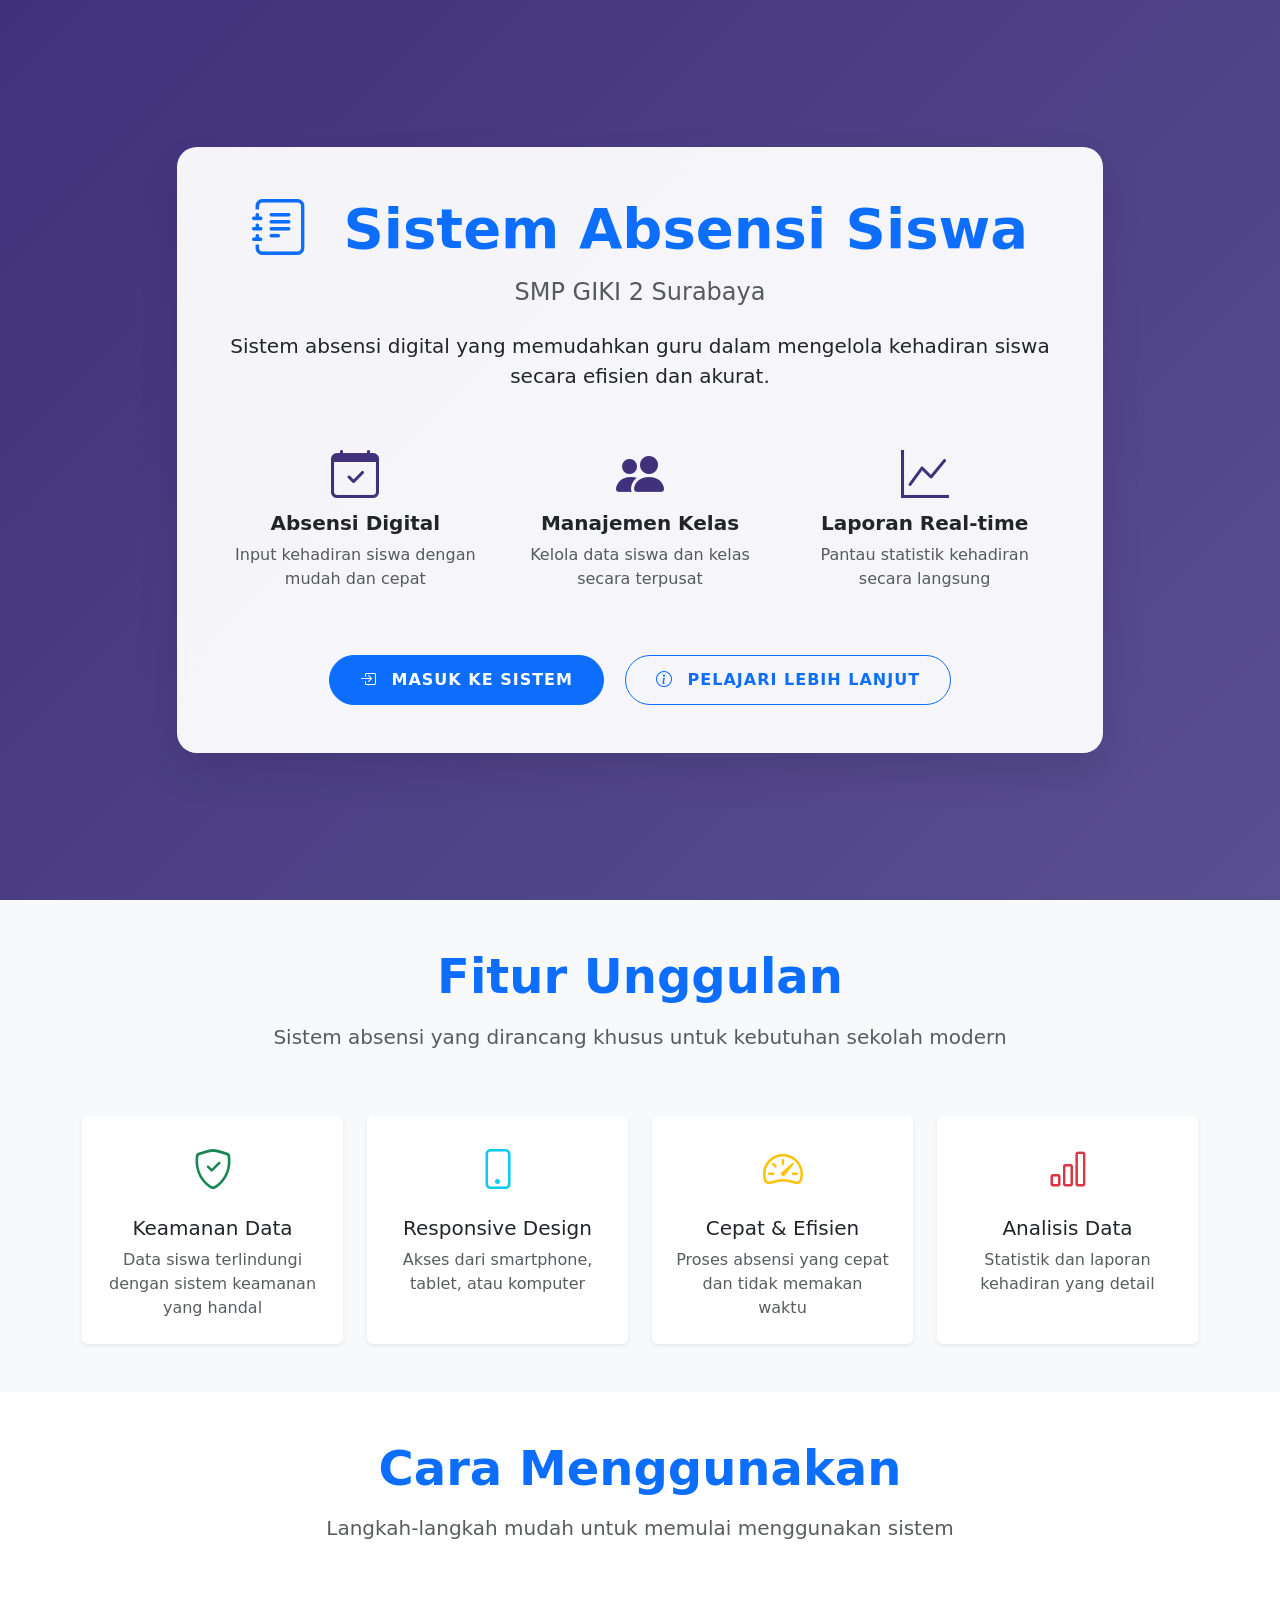
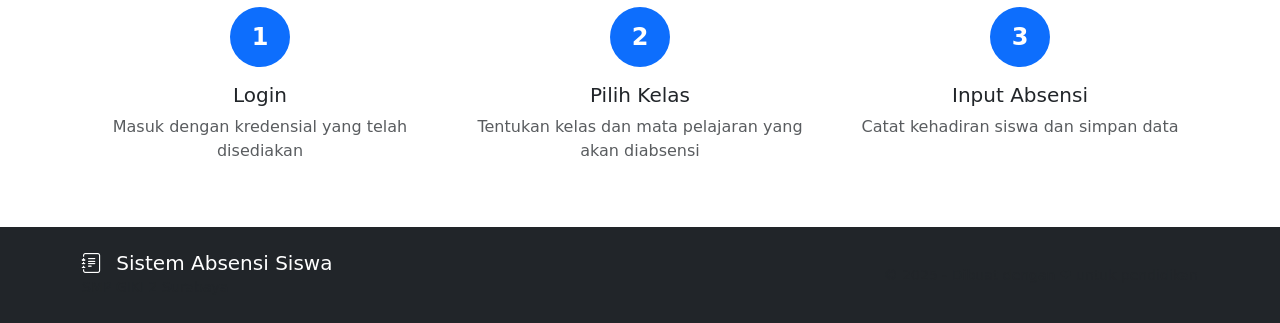
<file: Absensi-Giki-2-SMP-main/Absensi-Giki-2-SMP-main/index.html>
<!DOCTYPE html>
<html lang="id">
<head>
    <meta charset="UTF-8">
    <meta name="viewport" content="width=device-width, initial-scale=1.0">
    <title>Sistem Absensi Siswa - SMP GIKI 2 Surabaya</title>
    <link href="https://cdn.jsdelivr.net/npm/bootstrap@5.3.3/dist/css/bootstrap.min.css" rel="stylesheet">
    <link rel="stylesheet" href="coba.css">
    <link rel="stylesheet" href="https://cdn.jsdelivr.net/npm/bootstrap-icons@1.11.3/font/bootstrap-icons.min.css">
    <style>
        .hero-section {
            background: linear-gradient(135deg, #3f317b, #5a4f91);
            min-height: 100vh;
            display: flex;
            align-items: center;
        }
        .hero-card {
            background: rgba(255, 255, 255, 0.95);
            border-radius: 20px;
            box-shadow: 0 20px 40px rgba(0, 0, 0, 0.1);
            backdrop-filter: blur(10px);
        }
        .feature-icon {
            font-size: 3rem;
            color: #3f317b;
            margin-bottom: 1rem;
        }
        .btn-hero {
            padding: 12px 30px;
            border-radius: 50px;
            font-weight: bold;
            text-transform: uppercase;
            letter-spacing: 1px;
        }
    </style>
</head>
<body>
    <div class="hero-section">
        <div class="container">
            <div class="row justify-content-center">
                <div class="col-lg-10">
                    <div class="hero-card p-5">
                        <div class="text-center mb-5">
                            <h1 class="display-4 fw-bold text-primary mb-3">
                                <i class="bi bi-journal-text me-3"></i>
                                Sistem Absensi Siswa
                            </h1>
                            <h2 class="h4 text-muted mb-4">SMP GIKI 2 Surabaya</h2>
                            <p class="lead">Sistem absensi digital yang memudahkan guru dalam mengelola kehadiran siswa secara efisien dan akurat.</p>
                        </div>

                        <div class="row g-4 mb-5">
                            <div class="col-md-4 text-center">
                                <i class="bi bi-calendar-check feature-icon"></i>
                                <h5 class="fw-bold">Absensi Digital</h5>
                                <p class="text-muted">Input kehadiran siswa dengan mudah dan cepat</p>
                            </div>
                            <div class="col-md-4 text-center">
                                <i class="bi bi-people-fill feature-icon"></i>
                                <h5 class="fw-bold">Manajemen Kelas</h5>
                                <p class="text-muted">Kelola data siswa dan kelas secara terpusat</p>
                            </div>
                            <div class="col-md-4 text-center">
                                <i class="bi bi-graph-up feature-icon"></i>
                                <h5 class="fw-bold">Laporan Real-time</h5>
                                <p class="text-muted">Pantau statistik kehadiran secara langsung</p>
                            </div>
                        </div>

                        <div class="text-center">
                            <a href="login.html" class="btn btn-primary btn-hero me-3">
                                <i class="bi bi-box-arrow-in-right me-2"></i>
                                Masuk ke Sistem
                            </a>
                            <a href="#features" class="btn btn-outline-primary btn-hero">
                                <i class="bi bi-info-circle me-2"></i>
                                Pelajari Lebih Lanjut
                            </a>
                        </div>
                    </div>
                </div>
            </div>
        </div>
    </div>

    <!-- Features Section -->
    <section id="features" class="py-5 bg-light">
        <div class="container">
            <div class="row">
                <div class="col-lg-8 mx-auto text-center mb-5">
                    <h2 class="display-5 fw-bold text-primary mb-3">Fitur Unggulan</h2>
                    <p class="lead text-muted">Sistem absensi yang dirancang khusus untuk kebutuhan sekolah modern</p>
                </div>
            </div>
            
            <div class="row g-4">
                <div class="col-md-6 col-lg-3">
                    <div class="card h-100 border-0 shadow-sm">
                        <div class="card-body text-center p-4">
                            <i class="bi bi-shield-check text-success" style="font-size: 2.5rem;"></i>
                            <h5 class="card-title mt-3">Keamanan Data</h5>
                            <p class="card-text text-muted">Data siswa terlindungi dengan sistem keamanan yang handal</p>
                        </div>
                    </div>
                </div>
                
                <div class="col-md-6 col-lg-3">
                    <div class="card h-100 border-0 shadow-sm">
                        <div class="card-body text-center p-4">
                            <i class="bi bi-phone text-info" style="font-size: 2.5rem;"></i>
                            <h5 class="card-title mt-3">Responsive Design</h5>
                            <p class="card-text text-muted">Akses dari smartphone, tablet, atau komputer</p>
                        </div>
                    </div>
                </div>
                
                <div class="col-md-6 col-lg-3">
                    <div class="card h-100 border-0 shadow-sm">
                        <div class="card-body text-center p-4">
                            <i class="bi bi-speedometer2 text-warning" style="font-size: 2.5rem;"></i>
                            <h5 class="card-title mt-3">Cepat & Efisien</h5>
                            <p class="card-text text-muted">Proses absensi yang cepat dan tidak memakan waktu</p>
                        </div>
                    </div>
                </div>
                
                <div class="col-md-6 col-lg-3">
                    <div class="card h-100 border-0 shadow-sm">
                        <div class="card-body text-center p-4">
                            <i class="bi bi-bar-chart text-danger" style="font-size: 2.5rem;"></i>
                            <h5 class="card-title mt-3">Analisis Data</h5>
                            <p class="card-text text-muted">Statistik dan laporan kehadiran yang detail</p>
                        </div>
                    </div>
                </div>
            </div>
        </div>
    </section>

    <!-- How to Use Section -->
    <section class="py-5">
        <div class="container">
            <div class="row">
                <div class="col-lg-8 mx-auto text-center mb-5">
                    <h2 class="display-5 fw-bold text-primary mb-3">Cara Menggunakan</h2>
                    <p class="lead text-muted">Langkah-langkah mudah untuk memulai menggunakan sistem</p>
                </div>
            </div>
            
            <div class="row g-4">
                <div class="col-md-4 text-center">
                    <div class="position-relative">
                        <div class="bg-primary text-white rounded-circle d-inline-flex align-items-center justify-content-center" style="width: 60px; height: 60px; font-size: 1.5rem; font-weight: bold;">1</div>
                        <h5 class="mt-3">Login</h5>
                        <p class="text-muted">Masuk dengan kredensial yang telah disediakan</p>
                    </div>
                </div>
                
                <div class="col-md-4 text-center">
                    <div class="position-relative">
                        <div class="bg-primary text-white rounded-circle d-inline-flex align-items-center justify-content-center" style="width: 60px; height: 60px; font-size: 1.5rem; font-weight: bold;">2</div>
                        <h5 class="mt-3">Pilih Kelas</h5>
                        <p class="text-muted">Tentukan kelas dan mata pelajaran yang akan diabsensi</p>
                    </div>
                </div>
                
                <div class="col-md-4 text-center">
                    <div class="position-relative">
                        <div class="bg-primary text-white rounded-circle d-inline-flex align-items-center justify-content-center" style="width: 60px; height: 60px; font-size: 1.5rem; font-weight: bold;">3</div>
                        <h5 class="mt-3">Input Absensi</h5>
                        <p class="text-muted">Catat kehadiran siswa dan simpan data</p>
                    </div>
                </div>
            </div>
        </div>
    </section>

    <!-- Footer -->
    <footer class="bg-dark text-white py-4">
        <div class="container">
            <div class="row align-items-center">
                <div class="col-md-6">
                    <h5 class="mb-0">
                        <i class="bi bi-journal-text me-2"></i>
                        Sistem Absensi Siswa
                    </h5>
                    <small class="text-muted">SMP GIKI 2 Surabaya</small>
                </div>
                <div class="col-md-6 text-md-end">
                    <small class="text-muted">© 2025 - Dibuat dengan ❤️ untuk pendidikan</small>
                </div>
            </div>
        </div>
    </footer>

    <script src="https://cdn.jsdelivr.net/npm/bootstrap@5.3.3/dist/js/bootstrap.bundle.min.js"></script>
    <script>
        // Smooth scrolling untuk link "Pelajari Lebih Lanjut"
        document.querySelector('a[href="#features"]').addEventListener('click', function(e) {
            e.preventDefault();
            document.querySelector('#features').scrollIntoView({
                behavior: 'smooth'
            });
        });
        
        // Cek apakah user sudah login
        document.addEventListener('DOMContentLoaded', function() {
            const userLogin = localStorage.getItem('userLogin');
            if (userLogin) {
                const userData = JSON.parse(userLogin);
                const loginBtn = document.querySelector('a[href="login.html"]');
                
                // Redirect ke dashboard sesuai role
                if (userData.role === 'Guru') {
                    loginBtn.href = 'dashboard-guru.html';
                    loginBtn.innerHTML = '<i class="bi bi-house-door me-2"></i>Dashboard Guru';
                } else if (userData.role === 'Tata Usaha') {
                    loginBtn.href = 'dashboard-tata-usaha.html';
                    loginBtn.innerHTML = '<i class="bi bi-house-door me-2"></i>Dashboard Tata Usaha';
                } else if (userData.role === 'Siswa') {
                    loginBtn.href = 'dashboard-siswa.html';
                    loginBtn.innerHTML = '<i class="bi bi-house-door me-2"></i>Dashboard Siswa';
                } else {
                    loginBtn.href = 'dashboard.html';
                    loginBtn.innerHTML = '<i class="bi bi-house-door me-2"></i>Dashboard';
                }
            }
        });
    </script>
</body>
</html>
</file>
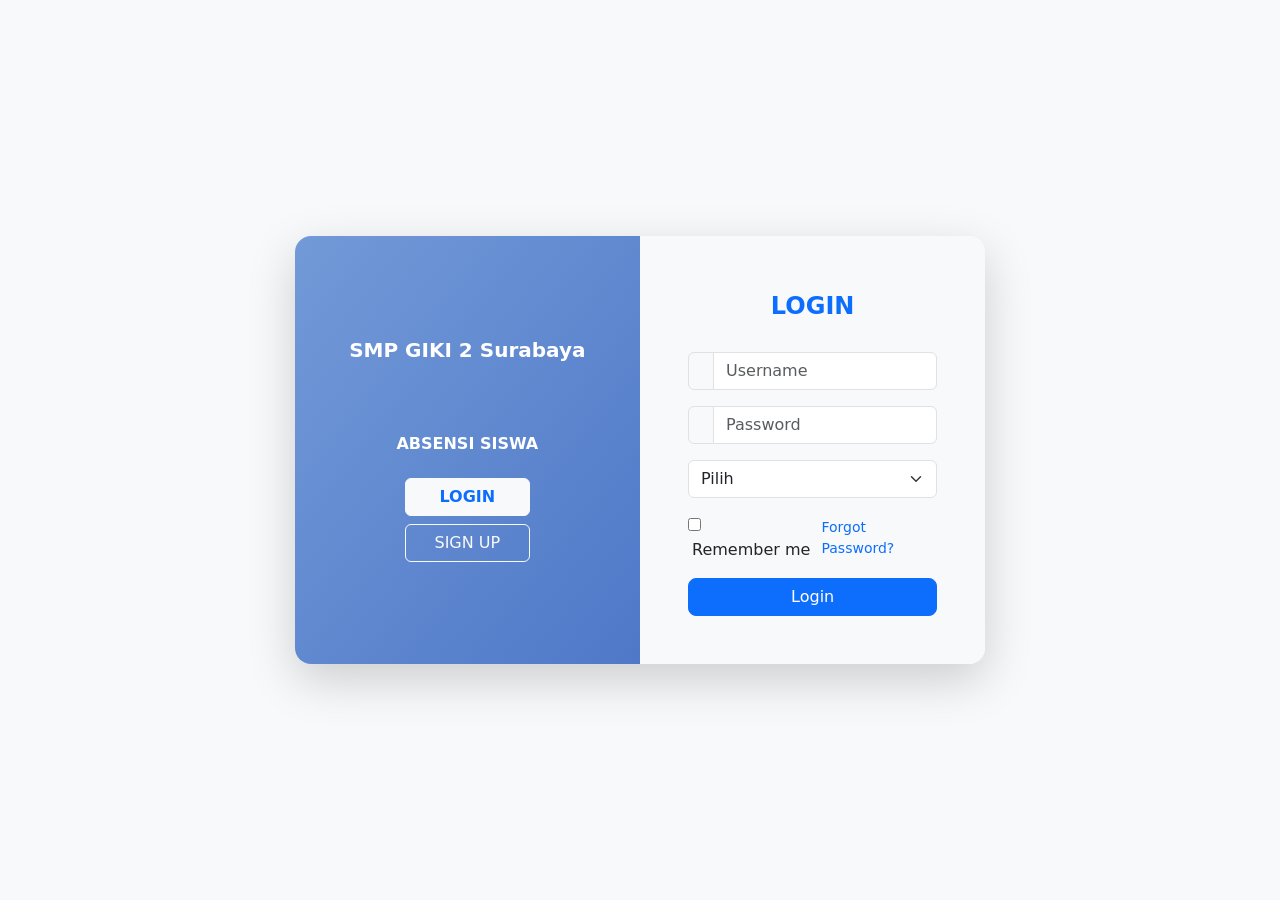
<file: Absensi-Giki-2-SMP-main/Absensi-Giki-2-SMP-main/absensi.html>
<!DOCTYPE html>
<html lang="id">
<head>
    <meta charset="UTF-8">
    <meta name="viewport" content="width=device-width, initial-scale=1.0">
    <title>Absensi Siswa - SMP GIKI 2</title>
    <link href="https://cdn.jsdelivr.net/npm/bootstrap@5.3.3/dist/css/bootstrap.min.css" rel="stylesheet">
    <link rel="stylesheet" href="coba.css">
    <link rel="stylesheet" href="https://cdn.jsdelivr.net/npm/bootstrap-icons@1.11.3/font/bootstrap-icons.min.css">
</head>
<body>

    <header class="d-flex justify-content-between align-items-center p-3 custom-header fixed-top">
        <div class="d-flex align-items-center">
            <button class="btn text-white me-3" type="button" data-bs-toggle="offcanvas" data-bs-target="#offcanvasNav" aria-controls="offcanvasNav">
                <i class="bi bi-list fs-4"></i> 
            </button>
            <span class="h5 mb-0 text-white">Absensi Siswa</span>
        </div>
        
        <div class="custom-header-right"></div>
    </header>

    <div class="offcanvas offcanvas-start custom-sidebar" tabindex="-1" id="offcanvasNav" aria-labelledby="offcanvasNavLabel">
        <div class="offcanvas-header">
            <h5 class="offcanvas-title" id="offcanvasNavLabel">Menu</h5>
            <button type="button" class="btn-close" data-bs-dismiss="offcanvas" aria-label="Close"></button>
        </div>
        <div class="offcanvas-body">
            <ul class="nav flex-column sidebar-nav-list">
                <li class="nav-item p-2">
                    <a class="nav-link text-dark" href="dashboard.html"><i class="bi bi-house-door me-2"></i> Dashboard</a>
                </li>
                <li class="nav-item p-2 active-nav">
                    <a class="nav-link text-dark" href="absensi.html"><i class="bi bi-calendar-check me-2"></i> Absensi</a>
                </li>
                <li class="nav-item p-2">
                    <a class="nav-link text-dark" href="kelas.html"><i class="bi bi-people-fill me-2"></i> Kelas</a>
                </li>
            </ul>
        </div>
    </div>
    
    <main class="container-fluid p-4 main-content" style="padding-top: 75px !important; padding-bottom: 90px !important;">
        
        <div class="d-flex justify-content-between align-items-center mb-4">
            <h2 class="h5 text-dark">Absensi Siswa: <span class="fw-bold">SMP GIKI 2 Surabaya</span></h2>
            <div class="d-flex align-items-center user-info-box">
                <i class="bi bi-person-circle fs-5 me-2 text-secondary"></i>
                <span class="me-2 text-dark user-name">Berlin</span>
                <i class="bi bi-caret-down-fill text-secondary"></i>
            </div>
        </div>

        <!-- Filter dan Pencarian -->
        <div class="row mb-4">
            <div class="col-md-4">
                <select class="form-select" id="selectKelas">
                    <option selected disabled>Pilih Kelas</option>
                    <option value="9A">Kelas 9A</option>
                    <option value="9B">Kelas 9B</option>
                    <option value="9C">Kelas 9C</option>
                </select>
            </div>
            <div class="col-md-4">
                <select class="form-select" id="selectMapel">
                    <option selected disabled>Pilih Mata Pelajaran</option>
                    <option value="matematika">Matematika</option>
                    <option value="bahasa-indonesia">Bahasa Indonesia</option>
                    <option value="bahasa-inggris">Bahasa Inggris</option>
                    <option value="ipa">IPA</option>
                    <option value="ips">IPS</option>
                </select>
            </div>
            <div class="col-md-4">
                <input type="date" class="form-control" id="tanggalAbsensi" value="">
            </div>
        </div>

        <!-- Tombol Aksi -->
        <div class="d-flex justify-content-between align-items-center mb-3">
            <h3 class="h6 mb-0 text-secondary">Daftar Siswa</h3>
            <div>
                <button class="btn btn-success btn-sm me-2" onclick="simpanAbsensi()">
                    <i class="bi bi-check-circle me-1"></i>Simpan Absensi
                </button>
                <button class="btn btn-outline-primary btn-sm" onclick="resetAbsensi()">
                    <i class="bi bi-arrow-clockwise me-1"></i>Reset
                </button>
            </div>
        </div>

        <!-- Tabel Absensi -->
        <div class="card">
            <div class="card-body p-0">
                <div class="table-responsive">
                    <table class="table table-hover mb-0">
                        <thead class="table-light">
                            <tr>
                                <th width="5%">No</th>
                                <th width="25%">Nama Siswa</th>
                                <th width="15%">NIS</th>
                                <th width="20%">Status Kehadiran</th>
                                <th width="20%">Waktu Absen</th>
                                <th width="15%">Keterangan</th>
                            </tr>
                        </thead>
                        <tbody id="tabelSiswa">
                            <!-- Data siswa akan dimuat secara dinamis -->
                        </tbody>
                    </table>
                </div>
            </div>
        </div>

        <!-- Statistik Absensi -->
        <div class="row mt-4">
            <div class="col-md-3">
                <div class="card text-center">
                    <div class="card-body">
                        <i class="bi bi-check-circle-fill text-success fs-3"></i>
                        <h5 class="card-title mt-2" id="totalHadir">0</h5>
                        <p class="card-text text-muted">Hadir</p>
                    </div>
                </div>
            </div>
            <div class="col-md-3">
                <div class="card text-center">
                    <div class="card-body">
                        <i class="bi bi-x-circle-fill text-danger fs-3"></i>
                        <h5 class="card-title mt-2" id="totalTidakHadir">0</h5>
                        <p class="card-text text-muted">Tidak Hadir</p>
                    </div>
                </div>
            </div>
            <div class="col-md-3">
                <div class="card text-center">
                    <div class="card-body">
                        <i class="bi bi-clock-fill text-warning fs-3"></i>
                        <h5 class="card-title mt-2" id="totalTerlambat">0</h5>
                        <p class="card-text text-muted">Terlambat</p>
                    </div>
                </div>
            </div>
            <div class="col-md-3">
                <div class="card text-center">
                    <div class="card-body">
                        <i class="bi bi-file-medical-fill text-info fs-3"></i>
                        <h5 class="card-title mt-2" id="totalIzin">0</h5>
                        <p class="card-text text-muted">Izin</p>
                    </div>
                </div>
            </div>
        </div>
    </main>

    <!-- Modal Konfirmasi Simpan -->
    <div class="modal fade" id="modalKonfirmasi" tabindex="-1" aria-labelledby="modalKonfirmasiLabel" aria-hidden="true">
        <div class="modal-dialog">
            <div class="modal-content">
                <div class="modal-header">
                    <h5 class="modal-title" id="modalKonfirmasiLabel">Konfirmasi Simpan Absensi</h5>
                    <button type="button" class="btn-close" data-bs-dismiss="modal" aria-label="Close"></button>
                </div>
                <div class="modal-body">
                    <p>Apakah Anda yakin ingin menyimpan data absensi ini?</p>
                    <div class="alert alert-info">
                        <strong>Detail:</strong><br>
                        Kelas: <span id="detailKelas"></span><br>
                        Mata Pelajaran: <span id="detailMapel"></span><br>
                        Tanggal: <span id="detailTanggal"></span>
                    </div>
                </div>
                <div class="modal-footer">
                    <button type="button" class="btn btn-secondary" data-bs-dismiss="modal">Batal</button>
                    <button type="button" class="btn btn-primary" onclick="prosesSimpanAbsensi()">Simpan</button>
                </div>
            </div>
        </div>
    </div>

    <script src="https://cdn.jsdelivr.net/npm/bootstrap@5.3.3/dist/js/bootstrap.bundle.min.js"></script>
    <script>
        // Cek apakah user sudah login
        document.addEventListener('DOMContentLoaded', function() {
            const userLogin = localStorage.getItem('userLogin');
            if (!userLogin) {
                window.location.href = 'login.html';
                return;
            }
            
            // Tampilkan nama user
            const userData = JSON.parse(userLogin);
            const userNameElement = document.querySelector('.user-name');
            if (userNameElement) {
                userNameElement.textContent = userData.username;
            }
        });
        
        // Tambahkan event listener untuk dropdown user
        document.addEventListener('DOMContentLoaded', function() {
            const userInfoBox = document.querySelector('.user-info-box');
            if (userInfoBox) {
                userInfoBox.style.cursor = 'pointer';
                userInfoBox.addEventListener('click', function(e) {
                    e.stopPropagation();
                    
                    // Hapus menu sebelumnya jika ada
                    const existingMenu = document.querySelector('.dropdown-menu');
                    if (existingMenu) {
                        existingMenu.remove();
                        return;
                    }
                    
                    const menu = document.createElement('div');
                    menu.className = 'dropdown-menu show position-absolute';
                    menu.style.top = '100%';
                    menu.style.right = '0';
                    menu.style.zIndex = '1000';
                    menu.innerHTML = `
                        <a class="dropdown-item" href="#" onclick="logout()">
                            <i class="bi bi-box-arrow-right me-2"></i>Logout
                        </a>
                    `;
                    
                    userInfoBox.appendChild(menu);
                    
                    // Tutup menu saat klik di luar
                    setTimeout(() => {
                        document.addEventListener('click', function closeMenu(e) {
                            if (!userInfoBox.contains(e.target)) {
                                menu.remove();
                                document.removeEventListener('click', closeMenu);
                            }
                        });
                    }, 100);
                });
            }
        });
        
        // Fungsi logout
        function logout() {
            if (confirm('Apakah Anda yakin ingin logout?')) {
                localStorage.removeItem('userLogin');
                window.location.href = 'login.html';
            }
        }
    </script>
    <script src="js/absensi.js"></script>
</body>
</html>
</file>
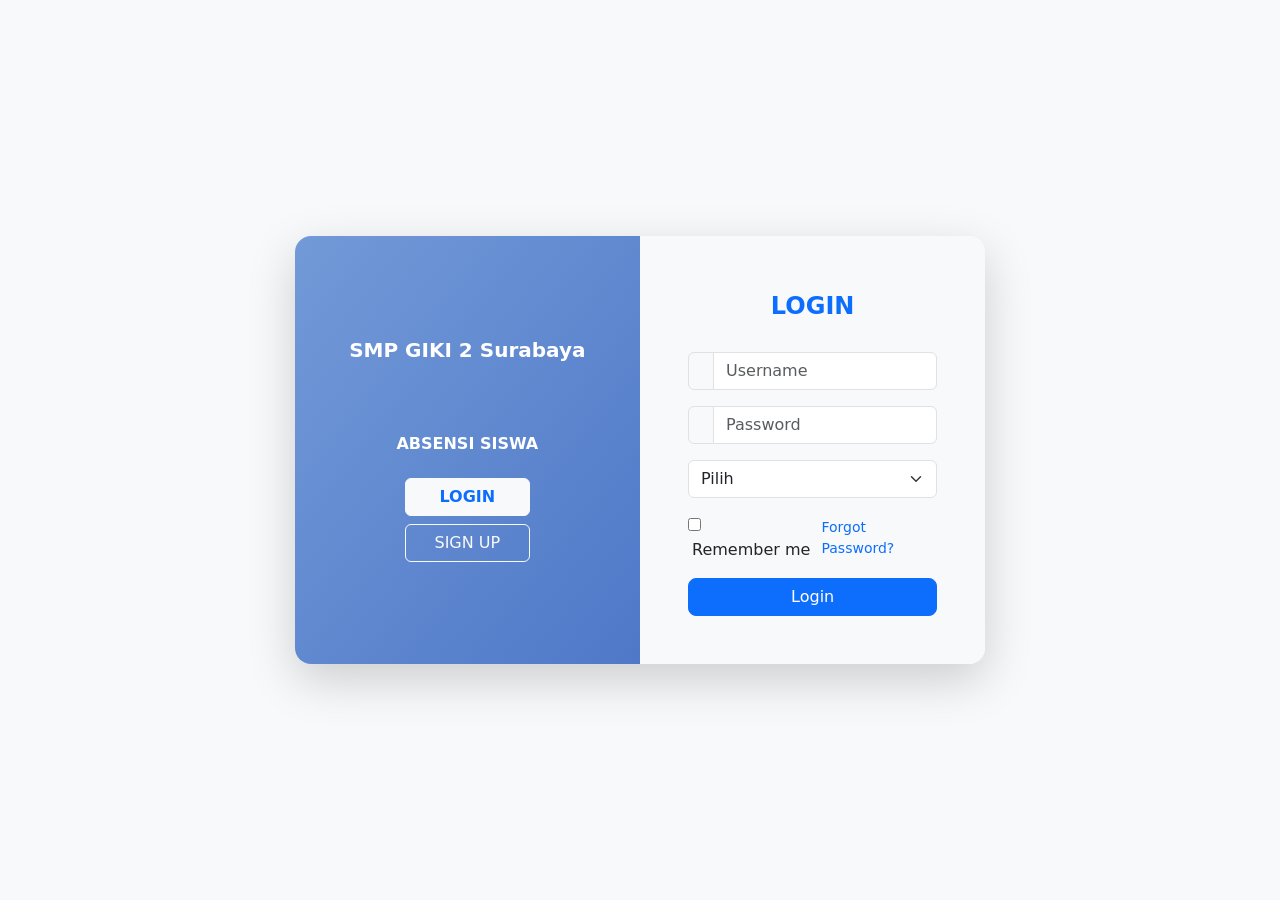
<file: Absensi-Giki-2-SMP-main/Absensi-Giki-2-SMP-main/dashboard-guru.html>
<!DOCTYPE html>
<html lang="id">
<head>
    <meta charset="UTF-8">
    <meta name="viewport" content="width=device-width, initial-scale=1.0">
    <title>Dashboard Guru - SMP GIKI 2</title>
    <link href="https://cdn.jsdelivr.net/npm/bootstrap@5.3.3/dist/css/bootstrap.min.css" rel="stylesheet">
    <link rel="stylesheet" href="coba.css">
    <link rel="stylesheet" href="https://cdn.jsdelivr.net/npm/bootstrap-icons@1.11.3/font/bootstrap-icons.min.css">
</head>
<body>

    <header class="d-flex justify-content-between align-items-center p-3 custom-header fixed-top">
        <div class="d-flex align-items-center">
            <button class="btn text-white me-3" type="button" data-bs-toggle="offcanvas" data-bs-target="#offcanvasNav" aria-controls="offcanvasNav">
                <i class="bi bi-list fs-4"></i> 
            </button>
            <span class="h5 mb-0 text-white">Dashboard Guru</span>
        </div>
        
        <div class="custom-header-right"></div>
    </header>

    <div class="offcanvas offcanvas-start custom-sidebar" tabindex="-1" id="offcanvasNav" aria-labelledby="offcanvasNavLabel">
        <div class="offcanvas-header">
            <h5 class="offcanvas-title" id="offcanvasNavLabel">Menu Guru</h5>
            <button type="button" class="btn-close" data-bs-dismiss="offcanvas" aria-label="Close"></button>
        </div>
        <div class="offcanvas-body">
            <ul class="nav flex-column sidebar-nav-list">
                <li class="nav-item p-2 active-nav">
                    <a class="nav-link text-dark" href="dashboard-guru.html"><i class="bi bi-house-door me-2"></i> Dashboard</a>
                </li>
                <li class="nav-item p-2">
                    <a class="nav-link text-dark" href="absensi.html"><i class="bi bi-calendar-check me-2"></i> Absensi Siswa</a>
                </li>
                <li class="nav-item p-2">
                    <a class="nav-link text-dark" href="kelas.html"><i class="bi bi-people-fill me-2"></i> Kelas Saya</a>
                </li>
                <li class="nav-item p-2">
                    <a class="nav-link text-dark" href="jadwal.html"><i class="bi bi-calendar3 me-2"></i> Jadwal Mengajar</a>
                </li>
                <li class="nav-item p-2">
                    <a class="nav-link text-dark" href="laporan-guru.html"><i class="bi bi-file-earmark-text me-2"></i> Laporan</a>
                </li>
            </ul>
        </div>
    </div>
    
    <main class="container-fluid p-4 main-content" style="padding-top: 75px !important; padding-bottom: 90px !important;">
        
        <div class="d-flex justify-content-between align-items-center mb-4">
            <h2 class="h5 text-dark">Selamat Datang, <span class="fw-bold" id="namaGuru">Guru</span></h2>
            <div class="d-flex align-items-center user-info-box">
                <i class="bi bi-person-circle fs-5 me-2 text-secondary"></i>
                <span class="me-2 text-dark user-name">Guru</span>
                <i class="bi bi-caret-down-fill text-secondary"></i>
            </div>
        </div>

        <!-- Statistik Cepat -->
        <div class="row mb-4">
            <div class="col-md-3">
                <div class="card text-center border-0 shadow-sm">
                    <div class="card-body">
                        <i class="bi bi-calendar-check text-primary fs-3"></i>
                        <h5 class="card-title mt-2" id="totalAbsensiHari">0</h5>
                        <p class="card-text text-muted">Absensi Hari Ini</p>
                    </div>
                </div>
            </div>
            <div class="col-md-3">
                <div class="card text-center border-0 shadow-sm">
                    <div class="card-body">
                        <i class="bi bi-people-fill text-success fs-3"></i>
                        <h5 class="card-title mt-2" id="totalSiswaAktif">0</h5>
                        <p class="card-text text-muted">Siswa Aktif</p>
                    </div>
                </div>
            </div>
            <div class="col-md-3">
                <div class="card text-center border-0 shadow-sm">
                    <div class="card-body">
                        <i class="bi bi-clock text-warning fs-3"></i>
                        <h5 class="card-title mt-2" id="jadwalHariIni">0</h5>
                        <p class="card-text text-muted">Jadwal Hari Ini</p>
                    </div>
                </div>
            </div>
            <div class="col-md-3">
                <div class="card text-center border-0 shadow-sm">
                    <div class="card-body">
                        <i class="bi bi-graph-up text-info fs-3"></i>
                        <h5 class="card-title mt-2" id="rataRataKehadiran">0%</h5>
                        <p class="card-text text-muted">Rata-rata Kehadiran</p>
                    </div>
                </div>
            </div>
        </div>

        <!-- Jadwal Mengajar Hari Ini -->
        <div class="row mb-4">
            <div class="col-12">
                <div class="card">
                    <div class="card-header d-flex justify-content-between align-items-center">
                        <h5 class="mb-0"><i class="bi bi-calendar3 me-2"></i>Jadwal Mengajar Hari Ini</h5>
                        <span class="badge bg-primary" id="tanggalHariIni"></span>
                    </div>
                    <div class="card-body">
                        <div class="table-responsive">
                            <table class="table table-hover mb-0">
                                <thead class="table-light">
                                    <tr>
                                        <th>Waktu</th>
                                        <th>Mata Pelajaran</th>
                                        <th>Kelas</th>
                                        <th>Status</th>
                                        <th>Aksi</th>
                                    </tr>
                                </thead>
                                <tbody id="tabelJadwal">
                                    <!-- Data jadwal akan dimuat secara dinamis -->
                                </tbody>
                            </table>
                        </div>
                    </div>
                </div>
            </div>
        </div>

        <!-- Kelas yang Diampu -->
        <div class="row mb-4">
            <div class="col-12">
                <div class="card">
                    <div class="card-header d-flex justify-content-between align-items-center">
                        <h5 class="mb-0"><i class="bi bi-people-fill me-2"></i>Kelas yang Diampu</h5>
                        <a href="kelas.html" class="btn btn-sm btn-outline-primary">Kelola Kelas</a>
                    </div>
                    <div class="card-body">
                        <div class="row" id="kelasDiampu">
                            <!-- Card kelas akan dimuat secara dinamis -->
                        </div>
                    </div>
                </div>
            </div>
        </div>

        <!-- Absensi Terbaru -->
        <div class="row">
            <div class="col-12">
                <div class="card">
                    <div class="card-header d-flex justify-content-between align-items-center">
                        <h5 class="mb-0"><i class="bi bi-clock-history me-2"></i>Absensi Terbaru</h5>
                        <a href="absensi.html" class="btn btn-sm btn-outline-primary">Lihat Semua</a>
                    </div>
                    <div class="card-body">
                        <div class="table-responsive">
                            <table class="table table-hover mb-0">
                                <thead class="table-light">
                                    <tr>
                                        <th>Tanggal</th>
                                        <th>Mata Pelajaran</th>
                                        <th>Kelas</th>
                                        <th>Hadir</th>
                                        <th>Tidak Hadir</th>
                                        <th>Status</th>
                                    </tr>
                                </thead>
                                <tbody id="tabelAbsensiTerbaru">
                                    <!-- Data absensi terbaru akan dimuat secara dinamis -->
                                </tbody>
                            </table>
                        </div>
                    </div>
                </div>
            </div>
        </div>
    </main>

    <script src="https://cdn.jsdelivr.net/npm/bootstrap@5.3.3/dist/js/bootstrap.bundle.min.js"></script>
    <script>
        // Cek apakah user sudah login dan role guru
        document.addEventListener('DOMContentLoaded', function() {
            const userLogin = localStorage.getItem('userLogin');
            if (!userLogin) {
                window.location.href = 'login.html';
                return;
            }
            
            const userData = JSON.parse(userLogin);
            if (userData.role !== 'Guru') {
                alert('Akses ditolak. Halaman ini khusus untuk Guru.');
                window.location.href = 'login.html';
                return;
            }
            
            // Tampilkan nama user
            const userNameElement = document.querySelector('.user-name');
            const namaGuruElement = document.getElementById('namaGuru');
            if (userNameElement) {
                userNameElement.textContent = userData.username;
            }
            if (namaGuruElement) {
                namaGuruElement.textContent = userData.username;
            }
            
            // Load data dashboard
            loadDashboardData();
        });
        
        // Load data dashboard
        function loadDashboardData() {
            loadStatistik();
            loadJadwalHariIni();
            loadKelasDiampu();
            loadAbsensiTerbaru();
            setTanggalHariIni();
        }
        
        // Set tanggal hari ini
        function setTanggalHariIni() {
            const today = new Date();
            const options = { 
                weekday: 'long', 
                year: 'numeric', 
                month: 'long', 
                day: 'numeric' 
            };
            document.getElementById('tanggalHariIni').textContent = today.toLocaleDateString('id-ID', options);
        }
        
        // Load statistik
        function loadStatistik() {
            // Simulasi data statistik
            document.getElementById('totalAbsensiHari').textContent = Math.floor(Math.random() * 5) + 1;
            document.getElementById('totalSiswaAktif').textContent = 45; // Total siswa dari data sample
            document.getElementById('jadwalHariIni').textContent = 3;
            document.getElementById('rataRataKehadiran').textContent = Math.floor(Math.random() * 20) + 80 + '%';
        }
        
        // Load jadwal hari ini
        function loadJadwalHariIni() {
            const jadwal = [
                { waktu: '07:00 - 08:30', mapel: 'Matematika', kelas: '9A', status: 'Selesai' },
                { waktu: '08:30 - 10:00', mapel: 'Matematika', kelas: '9B', status: 'Berlangsung' },
                { waktu: '10:00 - 11:30', mapel: 'Matematika', kelas: '9C', status: 'Akan Datang' }
            ];
            
            let html = '';
            jadwal.forEach(j => {
                const statusBadge = j.status === 'Selesai' ? 'bg-success' : 
                                   j.status === 'Berlangsung' ? 'bg-warning' : 'bg-info';
                const aksiBtn = j.status === 'Berlangsung' ? 
                    '<a href="absensi.html" class="btn btn-sm btn-primary">Absen Sekarang</a>' :
                    j.status === 'Akan Datang' ? 
                    '<button class="btn btn-sm btn-outline-secondary" disabled>Belum Waktunya</button>' :
                    '<button class="btn btn-sm btn-outline-success" disabled>Selesai</button>';
                
                html += `
                    <tr>
                        <td>${j.waktu}</td>
                        <td>${j.mapel}</td>
                        <td>${j.kelas}</td>
                        <td><span class="badge ${statusBadge}">${j.status}</span></td>
                        <td>${aksiBtn}</td>
                    </tr>
                `;
            });
            
            document.getElementById('tabelJadwal').innerHTML = html;
        }
        
        // Load kelas yang diampu
        function loadKelasDiampu() {
            const kelas = [
                { nama: 'Kelas 9A', mapel: 'Matematika', siswa: 15, kehadiran: 95 },
                { nama: 'Kelas 9B', mapel: 'Matematika', siswa: 15, kehadiran: 88 },
                { nama: 'Kelas 9C', mapel: 'Matematika', siswa: 15, kehadiran: 92 }
            ];
            
            let html = '';
            kelas.forEach(k => {
                html += `
                    <div class="col-md-4 mb-3">
                        <div class="card border-0 shadow-sm h-100">
                            <div class="card-body text-center">
                                <i class="bi bi-people-fill text-primary fs-2"></i>
                                <h6 class="card-title mt-2">${k.nama}</h6>
                                <p class="text-muted small">${k.mapel}</p>
                                <div class="d-flex justify-content-between small">
                                    <span>Siswa: ${k.siswa}</span>
                                    <span>Kehadiran: ${k.kehadiran}%</span>
                                </div>
                                <a href="absensi.html" class="btn btn-sm btn-outline-primary mt-2 w-100">Lihat Detail</a>
                            </div>
                        </div>
                    </div>
                `;
            });
            
            document.getElementById('kelasDiampu').innerHTML = html;
        }
        
        // Load absensi terbaru
        function loadAbsensiTerbaru() {
            const absensi = [
                { tanggal: '07/01/2025', mapel: 'Matematika', kelas: '9A', hadir: 14, tidakHadir: 1, status: 'Selesai' },
                { tanggal: '06/01/2025', mapel: 'Matematika', kelas: '9B', hadir: 13, tidakHadir: 2, status: 'Selesai' },
                { tanggal: '06/01/2025', mapel: 'Matematika', kelas: '9C', hadir: 15, tidakHadir: 0, status: 'Selesai' }
            ];
            
            let html = '';
            absensi.forEach(a => {
                const statusBadge = a.status === 'Selesai' ? 'bg-success' : 'bg-warning';
                html += `
                    <tr>
                        <td>${a.tanggal}</td>
                        <td>${a.mapel}</td>
                        <td>${a.kelas}</td>
                        <td><span class="badge bg-success">${a.hadir}</span></td>
                        <td><span class="badge bg-danger">${a.tidakHadir}</span></td>
                        <td><span class="badge ${statusBadge}">${a.status}</span></td>
                    </tr>
                `;
            });
            
            document.getElementById('tabelAbsensiTerbaru').innerHTML = html;
        }
        
        // Tambahkan event listener untuk dropdown user
        document.addEventListener('DOMContentLoaded', function() {
            const userInfoBox = document.querySelector('.user-info-box');
            if (userInfoBox) {
                userInfoBox.style.cursor = 'pointer';
                userInfoBox.addEventListener('click', function(e) {
                    e.stopPropagation();
                    
                    // Hapus menu sebelumnya jika ada
                    const existingMenu = document.querySelector('.dropdown-menu');
                    if (existingMenu) {
                        existingMenu.remove();
                        return;
                    }
                    
                    const menu = document.createElement('div');
                    menu.className = 'dropdown-menu show position-absolute';
                    menu.style.top = '100%';
                    menu.style.right = '0';
                    menu.style.zIndex = '1000';
                    menu.innerHTML = `
                        <a class="dropdown-item" href="#" onclick="logout()">
                            <i class="bi bi-box-arrow-right me-2"></i>Logout
                        </a>
                    `;
                    
                    userInfoBox.appendChild(menu);
                    
                    // Tutup menu saat klik di luar
                    setTimeout(() => {
                        document.addEventListener('click', function closeMenu(e) {
                            if (!userInfoBox.contains(e.target)) {
                                menu.remove();
                                document.removeEventListener('click', closeMenu);
                            }
                        });
                    }, 100);
                });
            }
        });
        
        // Fungsi logout
        function logout() {
            if (confirm('Apakah Anda yakin ingin logout?')) {
                localStorage.removeItem('userLogin');
                window.location.href = 'login.html';
            }
        }
    </script>
</body>
</html>
</file>
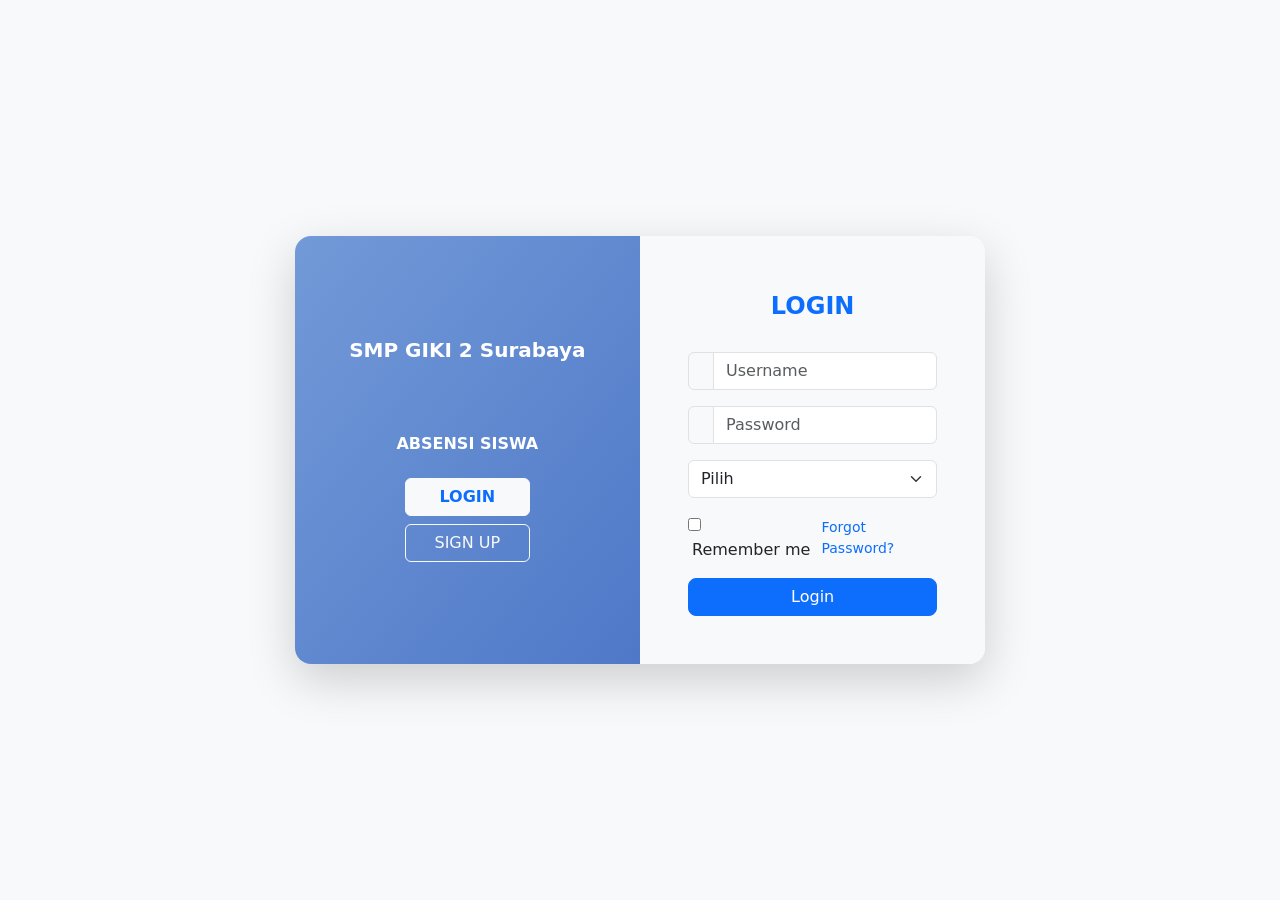
<file: Absensi-Giki-2-SMP-main/Absensi-Giki-2-SMP-main/dashboard-siswa.html>
<!DOCTYPE html>
<html lang="id">
<head>
    <meta charset="UTF-8">
    <meta name="viewport" content="width=device-width, initial-scale=1.0">
    <title>Dashboard Siswa - SMP GIKI 2</title>
    <link href="https://cdn.jsdelivr.net/npm/bootstrap@5.3.3/dist/css/bootstrap.min.css" rel="stylesheet">
    <link rel="stylesheet" href="coba.css">
    <link rel="stylesheet" href="https://cdn.jsdelivr.net/npm/bootstrap-icons@1.11.3/font/bootstrap-icons.min.css">
</head>
<body>

    <header class="d-flex justify-content-between align-items-center p-3 custom-header fixed-top">
        <div class="d-flex align-items-center">
            <button class="btn text-white me-3" type="button" data-bs-toggle="offcanvas" data-bs-target="#offcanvasNav" aria-controls="offcanvasNav">
                <i class="bi bi-list fs-4"></i> 
            </button>
            <span class="h5 mb-0 text-white">Dashboard Siswa</span>
        </div>
        
        <div class="custom-header-right"></div>
    </header>

    <div class="offcanvas offcanvas-start custom-sidebar" tabindex="-1" id="offcanvasNav" aria-labelledby="offcanvasNavLabel">
        <div class="offcanvas-header">
            <h5 class="offcanvas-title" id="offcanvasNavLabel">Menu Siswa</h5>
            <button type="button" class="btn-close" data-bs-dismiss="offcanvas" aria-label="Close"></button>
        </div>
        <div class="offcanvas-body">
            <ul class="nav flex-column sidebar-nav-list">
                <li class="nav-item p-2 active-nav">
                    <a class="nav-link text-dark" href="dashboard-siswa.html"><i class="bi bi-house-door me-2"></i> Dashboard</a>
                </li>
                <li class="nav-item p-2">
                    <a class="nav-link text-dark" href="riwayat-absensi.html"><i class="bi bi-clock-history me-2"></i> Riwayat Absensi</a>
                </li>
                <li class="nav-item p-2">
                    <a class="nav-link text-dark" href="jadwal-siswa.html"><i class="bi bi-calendar3 me-2"></i> Jadwal Saya</a>
                </li>
                <li class="nav-item p-2">
                    <a class="nav-link text-dark" href="profil-siswa.html"><i class="bi bi-person-circle me-2"></i> Profil Saya</a>
                </li>
            </ul>
        </div>
    </div>
    
    <main class="container-fluid p-4 main-content" style="padding-top: 75px !important; padding-bottom: 90px !important;">
        
        <div class="d-flex justify-content-between align-items-center mb-4">
            <h2 class="h5 text-dark">Selamat Datang, <span class="fw-bold" id="namaSiswa">Siswa</span></h2>
            <div class="d-flex align-items-center user-info-box">
                <i class="bi bi-person-circle fs-5 me-2 text-secondary"></i>
                <span class="me-2 text-dark user-name">Siswa</span>
                <i class="bi bi-caret-down-fill text-secondary"></i>
            </div>
        </div>

        <!-- Informasi Siswa -->
        <div class="row mb-4">
            <div class="col-md-8">
                <div class="card">
                    <div class="card-header">
                        <h5 class="mb-0"><i class="bi bi-person-circle me-2"></i>Informasi Saya</h5>
                    </div>
                    <div class="card-body">
                        <div class="row">
                            <div class="col-md-6">
                                <table class="table table-borderless">
                                    <tr>
                                        <td class="fw-bold">Nama:</td>
                                        <td id="infoNama">Ahmad Rizki</td>
                                    </tr>
                                    <tr>
                                        <td class="fw-bold">NIS:</td>
                                        <td id="infoNIS">2024001</td>
                                    </tr>
                                    <tr>
                                        <td class="fw-bold">Kelas:</td>
                                        <td id="infoKelas">9A</td>
                                    </tr>
                                </table>
                            </div>
                            <div class="col-md-6">
                                <table class="table table-borderless">
                                    <tr>
                                        <td class="fw-bold">Status:</td>
                                        <td><span class="badge bg-success">Aktif</span></td>
                                    </tr>
                                    <tr>
                                        <td class="fw-bold">Semester:</td>
                                        <td>Ganjil 2024/2025</td>
                                    </tr>
                                    <tr>
                                        <td class="fw-bold">Wali Kelas:</td>
                                        <td>Berlin</td>
                                    </tr>
                                </table>
                            </div>
                        </div>
                    </div>
                </div>
            </div>
            <div class="col-md-4">
                <div class="card text-center">
                    <div class="card-body">
                        <i class="bi bi-calendar-check text-primary fs-1"></i>
                        <h4 class="mt-3" id="persentaseKehadiran">95%</h4>
                        <p class="text-muted">Kehadiran Bulan Ini</p>
                        <div class="progress">
                            <div class="progress-bar bg-success" style="width: 95%"></div>
                        </div>
                    </div>
                </div>
            </div>
        </div>

        <!-- Statistik Kehadiran -->
        <div class="row mb-4">
            <div class="col-md-3">
                <div class="card text-center border-0 shadow-sm">
                    <div class="card-body">
                        <i class="bi bi-check-circle-fill text-success fs-3"></i>
                        <h5 class="card-title mt-2" id="totalHadir">19</h5>
                        <p class="card-text text-muted">Hadir</p>
                    </div>
                </div>
            </div>
            <div class="col-md-3">
                <div class="card text-center border-0 shadow-sm">
                    <div class="card-body">
                        <i class="bi bi-x-circle-fill text-danger fs-3"></i>
                        <h5 class="card-title mt-2" id="totalTidakHadir">1</h5>
                        <p class="card-text text-muted">Tidak Hadir</p>
                    </div>
                </div>
            </div>
            <div class="col-md-3">
                <div class="card text-center border-0 shadow-sm">
                    <div class="card-body">
                        <i class="bi bi-clock-fill text-warning fs-3"></i>
                        <h5 class="card-title mt-2" id="totalTerlambat">0</h5>
                        <p class="card-text text-muted">Terlambat</p>
                    </div>
                </div>
            </div>
            <div class="col-md-3">
                <div class="card text-center border-0 shadow-sm">
                    <div class="card-body">
                        <i class="bi bi-file-medical-fill text-info fs-3"></i>
                        <h5 class="card-title mt-2" id="totalIzin">0</h5>
                        <p class="card-text text-muted">Izin</p>
                    </div>
                </div>
            </div>
        </div>

        <!-- Jadwal Hari Ini -->
        <div class="row mb-4">
            <div class="col-12">
                <div class="card">
                    <div class="card-header d-flex justify-content-between align-items-center">
                        <h5 class="mb-0"><i class="bi bi-calendar3 me-2"></i>Jadwal Hari Ini</h5>
                        <span class="badge bg-primary" id="tanggalHariIni"></span>
                    </div>
                    <div class="card-body">
                        <div class="table-responsive">
                            <table class="table table-hover mb-0">
                                <thead class="table-light">
                                    <tr>
                                        <th>Waktu</th>
                                        <th>Mata Pelajaran</th>
                                        <th>Guru</th>
                                        <th>Status</th>
                                    </tr>
                                </thead>
                                <tbody id="tabelJadwalSiswa">
                                    <!-- Data jadwal akan dimuat secara dinamis -->
                                </tbody>
                            </table>
                        </div>
                    </div>
                </div>
            </div>
        </div>

        <!-- Riwayat Absensi Terbaru -->
        <div class="row">
            <div class="col-md-8">
                <div class="card">
                    <div class="card-header d-flex justify-content-between align-items-center">
                        <h5 class="mb-0"><i class="bi bi-clock-history me-2"></i>Riwayat Absensi Terbaru</h5>
                        <a href="riwayat-absensi.html" class="btn btn-sm btn-outline-primary">Lihat Semua</a>
                    </div>
                    <div class="card-body">
                        <div class="table-responsive">
                            <table class="table table-hover mb-0">
                                <thead class="table-light">
                                    <tr>
                                        <th>Tanggal</th>
                                        <th>Mata Pelajaran</th>
                                        <th>Guru</th>
                                        <th>Status</th>
                                        <th>Waktu</th>
                                    </tr>
                                </thead>
                                <tbody id="tabelRiwayatAbsensi">
                                    <!-- Data riwayat absensi akan dimuat secara dinamis -->
                                </tbody>
                            </table>
                        </div>
                    </div>
                </div>
            </div>
            <div class="col-md-4">
                <div class="card">
                    <div class="card-header">
                        <h5 class="mb-0"><i class="bi bi-info-circle me-2"></i>Informasi Penting</h5>
                    </div>
                    <div class="card-body">
                        <div class="alert alert-info alert-sm mb-2">
                            <i class="bi bi-info-circle me-2"></i>
                            <small>Kehadiran Anda sangat baik! Pertahankan!</small>
                        </div>
                        <div class="alert alert-warning alert-sm mb-2">
                            <i class="bi bi-exclamation-triangle me-2"></i>
                            <small>Jangan lupa absen setiap hari</small>
                        </div>
                        <div class="alert alert-success alert-sm">
                            <i class="bi bi-check-circle me-2"></i>
                            <small>Anda tidak pernah terlambat bulan ini</small>
                        </div>
                    </div>
                </div>
            </div>
        </div>
    </main>

    <script src="https://cdn.jsdelivr.net/npm/bootstrap@5.3.3/dist/js/bootstrap.bundle.min.js"></script>
    <script>
        // Cek apakah user sudah login dan role siswa
        document.addEventListener('DOMContentLoaded', function() {
            const userLogin = localStorage.getItem('userLogin');
            if (!userLogin) {
                window.location.href = 'login.html';
                return;
            }
            
            const userData = JSON.parse(userLogin);
            if (userData.role !== 'Siswa') {
                alert('Akses ditolak. Halaman ini khusus untuk Siswa.');
                window.location.href = 'login.html';
                return;
            }
            
            // Tampilkan nama user
            const userNameElement = document.querySelector('.user-name');
            const namaSiswaElement = document.getElementById('namaSiswa');
            if (userNameElement) {
                userNameElement.textContent = userData.username;
            }
            if (namaSiswaElement) {
                namaSiswaElement.textContent = userData.username;
            }
            
            // Load data dashboard
            loadDashboardData();
        });
        
        // Load data dashboard
        function loadDashboardData() {
            loadInformasiSiswa();
            loadStatistikKehadiran();
            loadJadwalHariIni();
            loadRiwayatAbsensi();
            setTanggalHariIni();
        }
        
        // Set tanggal hari ini
        function setTanggalHariIni() {
            const today = new Date();
            const options = { 
                weekday: 'long', 
                year: 'numeric', 
                month: 'long', 
                day: 'numeric' 
            };
            document.getElementById('tanggalHariIni').textContent = today.toLocaleDateString('id-ID', options);
        }
        
        // Load informasi siswa
        function loadInformasiSiswa() {
            // Simulasi data siswa
            document.getElementById('infoNama').textContent = 'Ahmad Rizki';
            document.getElementById('infoNIS').textContent = '2024001';
            document.getElementById('infoKelas').textContent = '9A';
        }
        
        // Load statistik kehadiran
        function loadStatistikKehadiran() {
            // Simulasi data statistik
            document.getElementById('totalHadir').textContent = 19;
            document.getElementById('totalTidakHadir').textContent = 1;
            document.getElementById('totalTerlambat').textContent = 0;
            document.getElementById('totalIzin').textContent = 0;
            document.getElementById('persentaseKehadiran').textContent = '95%';
        }
        
        // Load jadwal hari ini
        function loadJadwalHariIni() {
            const jadwal = [
                { waktu: '07:00 - 08:30', mapel: 'Matematika', guru: 'Berlin', status: 'Selesai' },
                { waktu: '08:30 - 10:00', mapel: 'Bahasa Indonesia', guru: 'Sari', status: 'Berlangsung' },
                { waktu: '10:00 - 11:30', mapel: 'Bahasa Inggris', guru: 'John', status: 'Akan Datang' },
                { waktu: '11:30 - 13:00', mapel: 'IPA', guru: 'Dr. Lisa', status: 'Akan Datang' }
            ];
            
            let html = '';
            jadwal.forEach(j => {
                const statusBadge = j.status === 'Selesai' ? 'bg-success' : 
                                   j.status === 'Berlangsung' ? 'bg-warning' : 'bg-info';
                
                html += `
                    <tr>
                        <td>${j.waktu}</td>
                        <td>${j.mapel}</td>
                        <td>${j.guru}</td>
                        <td><span class="badge ${statusBadge}">${j.status}</span></td>
                    </tr>
                `;
            });
            
            document.getElementById('tabelJadwalSiswa').innerHTML = html;
        }
        
        // Load riwayat absensi
        function loadRiwayatAbsensi() {
            const riwayat = [
                { tanggal: '07/01/2025', mapel: 'Matematika', guru: 'Berlin', status: 'Hadir', waktu: '07:05' },
                { tanggal: '06/01/2025', mapel: 'Bahasa Indonesia', guru: 'Sari', status: 'Hadir', waktu: '08:35' },
                { tanggal: '06/01/2025', mapel: 'Bahasa Inggris', guru: 'John', status: 'Hadir', waktu: '10:05' },
                { tanggal: '05/01/2025', mapel: 'IPA', guru: 'Dr. Lisa', status: 'Tidak Hadir', waktu: '-' },
                { tanggal: '05/01/2025', mapel: 'Matematika', guru: 'Berlin', status: 'Hadir', waktu: '07:10' }
            ];
            
            let html = '';
            riwayat.forEach(r => {
                const statusBadge = r.status === 'Hadir' ? 'bg-success' : 
                                   r.status === 'Tidak Hadir' ? 'bg-danger' : 'bg-warning';
                
                html += `
                    <tr>
                        <td>${r.tanggal}</td>
                        <td>${r.mapel}</td>
                        <td>${r.guru}</td>
                        <td><span class="badge ${statusBadge}">${r.status}</span></td>
                        <td>${r.waktu}</td>
                    </tr>
                `;
            });
            
            document.getElementById('tabelRiwayatAbsensi').innerHTML = html;
        }
        
        // Tambahkan event listener untuk dropdown user
        document.addEventListener('DOMContentLoaded', function() {
            const userInfoBox = document.querySelector('.user-info-box');
            if (userInfoBox) {
                userInfoBox.style.cursor = 'pointer';
                userInfoBox.addEventListener('click', function(e) {
                    e.stopPropagation();
                    
                    // Hapus menu sebelumnya jika ada
                    const existingMenu = document.querySelector('.dropdown-menu');
                    if (existingMenu) {
                        existingMenu.remove();
                        return;
                    }
                    
                    const menu = document.createElement('div');
                    menu.className = 'dropdown-menu show position-absolute';
                    menu.style.top = '100%';
                    menu.style.right = '0';
                    menu.style.zIndex = '1000';
                    menu.innerHTML = `
                        <a class="dropdown-item" href="#" onclick="logout()">
                            <i class="bi bi-box-arrow-right me-2"></i>Logout
                        </a>
                    `;
                    
                    userInfoBox.appendChild(menu);
                    
                    // Tutup menu saat klik di luar
                    setTimeout(() => {
                        document.addEventListener('click', function closeMenu(e) {
                            if (!userInfoBox.contains(e.target)) {
                                menu.remove();
                                document.removeEventListener('click', closeMenu);
                            }
                        });
                    }, 100);
                });
            }
        });
        
        // Fungsi logout
        function logout() {
            if (confirm('Apakah Anda yakin ingin logout?')) {
                localStorage.removeItem('userLogin');
                window.location.href = 'login.html';
            }
        }
    </script>
</body>
</html>
</file>
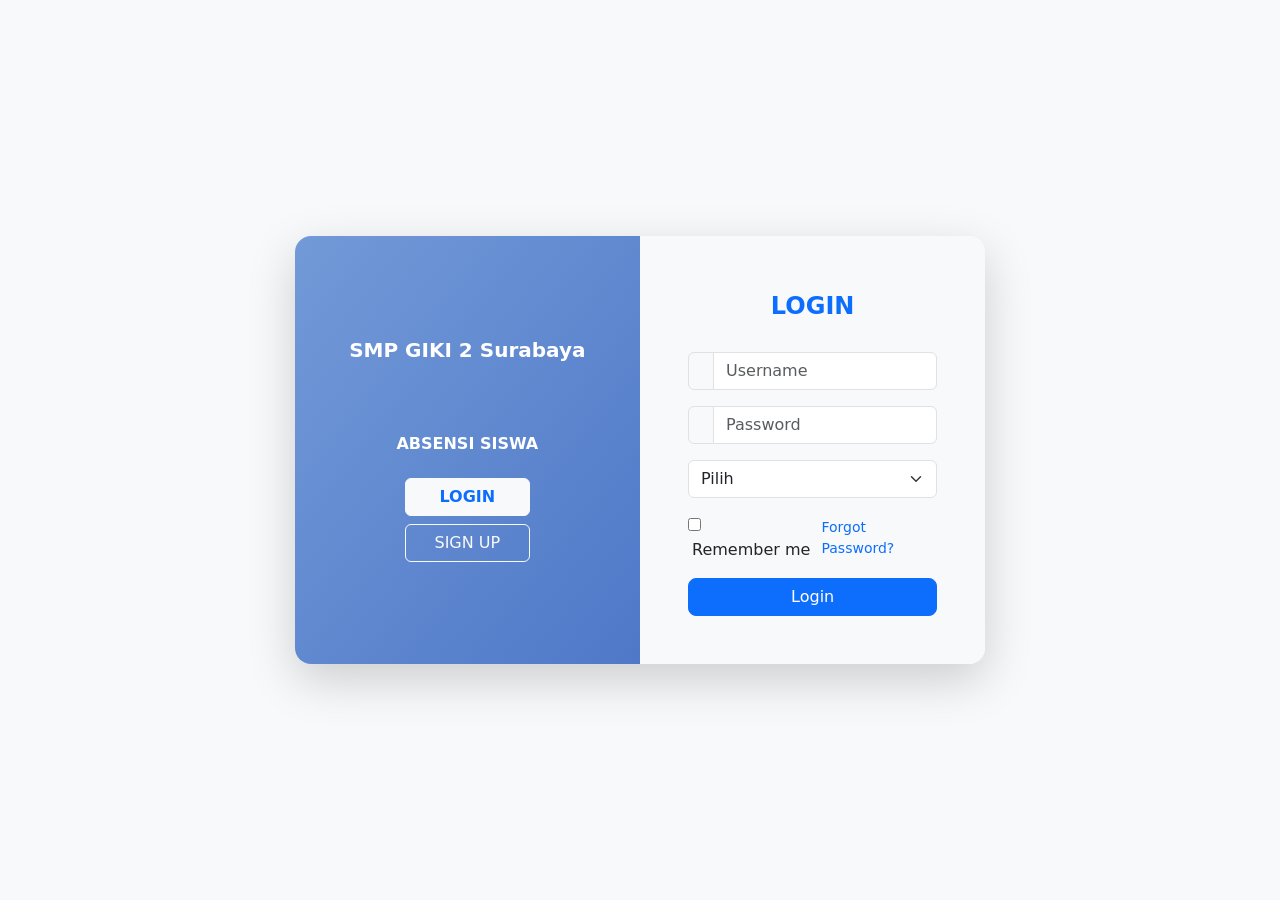
<file: Absensi-Giki-2-SMP-main/Absensi-Giki-2-SMP-main/dashboard.html>
<!DOCTYPE html>
<html lang="id">
<head>
    <meta charset="UTF-8">
    <meta name="viewport" content="width=device-width, initial-scale=1.0">
    <title>Dashboard Absensi Guru - SMP GIKI 2</title>
    <link href="https://cdn.jsdelivr.net/npm/bootstrap@5.3.3/dist/css/bootstrap.min.css" rel="stylesheet">
    <link rel="stylesheet" href="coba.css">
    <link rel="stylesheet" href="https://cdn.jsdelivr.net/npm/bootstrap-icons@1.11.3/font/bootstrap-icons.min.css">
</head>
<body>

    <header class="d-flex justify-content-between align-items-center p-3 custom-header fixed-top">
        <div class="d-flex align-items-center">
            <button class="btn text-white me-3" type="button" data-bs-toggle="offcanvas" data-bs-target="#offcanvasNav" aria-controls="offcanvasNav">
                <i class="bi bi-list fs-4"></i> </button>
            <span class="h5 mb-0 text-white">Untitled</span>
        </div>
        
        <div class="custom-header-right"></div>
    </header>

    <div class="offcanvas offcanvas-start custom-sidebar" tabindex="-1" id="offcanvasNav" aria-labelledby="offcanvasNavLabel">
        <div class="offcanvas-header">
            <h5 class="offcanvas-title" id="offcanvasNavLabel">Menu</h5>
            <button type="button" class="btn-close" data-bs-dismiss="offcanvas" aria-label="Close"></button>
        </div>
        <div class="offcanvas-body">
            <ul class="nav flex-column sidebar-nav-list">
                <li class="nav-item p-2 active-nav">
                    <a class="nav-link text-dark" href="#"><i class="bi bi-house-door me-2"></i> Dashboard</a>
                </li>
                <li class="nav-item p-2">
                    <a class="nav-link text-dark" href="absensi.html"><i class="bi bi-calendar-check me-2"></i> Absensi</a>
                </li>
                <li class="nav-item p-2">
                    <a class="nav-link text-dark" href="kelas.html"><i class="bi bi-people-fill me-2"></i> Kelas</a>
                </li>
                </ul>
        </div>
    </div>
    
    <main class="container-fluid p-4 main-content" style="padding-top: 75px !important; padding-bottom: 90px !important;">
        
        <div class="d-flex justify-content-between align-items-center mb-4">
            <h2 class="h5 text-dark">Absensi Siswa: <span class="fw-bold">SMP GIKI 2 Surabaya</span></h2>
            <div class="d-flex align-items-center user-info-box">
                <i class="bi bi-person-circle fs-5 me-2 text-secondary"></i>
                <span class="me-2 text-dark user-name">Berlin</span>
                <i class="bi bi-caret-down-fill text-secondary"></i>
            </div>
        </div>

        <h3 class="h6 mb-3 text-secondary">Data Mata Pelajaran | 07 - 10 - 2025</h3>
        
        <div class="d-flex overflow-auto pb-3 card-scroll-container">
            
            <div class="card p-3 me-3 custom-card" style="min-width: 250px;">
                <h4 class="h5 text-white fw-bold">Matematika 9A</h4>
                <p class="text-white-50 small">07:00 - 08:30</p>
                <div class="mt-auto pt-3">
                    <small class="text-info-light fw-bold">Lihat Detail Nilai ></small>
                </div>
            </div>

            <div class="card p-3 me-3 custom-card" style="min-width: 250px;">
                <h4 class="h5 text-white fw-bold">Matematika 9B</h4>
                <p class="text-white-50 small">08:30 - 10:00</p>
                <div class="mt-auto pt-3">
                    <small class="text-info-light fw-bold">Lihat Detail Nilai ></small>
                </div>
            </div>

            <div class="card p-3 me-3 custom-card" style="min-width: 250px;">
                <h4 class="h5 text-white fw-bold">Matematika 9C</h4>
                <p class="text-white-50 small">10:00 - 11:30</p>
                <div class="mt-auto pt-3">
                    <small class="text-info-light fw-bold">Lihat Detail Nilai ></small>
                </div>
            </div>

            <button class="btn custom-arrow-btn flex-shrink-0"><i class="bi bi-chevron-right"></i></button>
        </div>
    </main>

    <div class="fixed-bottom bg-white p-3 border-top d-flex justify-content-between custom-footer">
        <a href="#" class="btn btn-primary custom-btn me-2">Sign up</a>
        <a href="#" class="btn btn-outline-primary custom-btn">Log in</a>
    </div>


    <script src="https://cdn.jsdelivr.net/npm/bootstrap@5.3.3/dist/js/bootstrap.bundle.min.js"></script>
    <script>
        // Cek apakah user sudah login
        document.addEventListener('DOMContentLoaded', function() {
            const userLogin = localStorage.getItem('userLogin');
            if (!userLogin) {
                // Jika belum login, redirect ke halaman login
                window.location.href = 'login.html';
                return;
            }
            
            // Tampilkan nama user
            const userData = JSON.parse(userLogin);
            const userNameElement = document.querySelector('.user-name');
            if (userNameElement) {
                userNameElement.textContent = userData.username;
            }
        });
        
        // Fungsi logout
        function logout() {
            if (confirm('Apakah Anda yakin ingin logout?')) {
                localStorage.removeItem('userLogin');
                window.location.href = 'login.html';
            }
        }
        
        // Tambahkan event listener untuk dropdown user
        document.addEventListener('DOMContentLoaded', function() {
            const userInfoBox = document.querySelector('.user-info-box');
            if (userInfoBox) {
                userInfoBox.style.cursor = 'pointer';
                userInfoBox.addEventListener('click', function() {
                    const menu = document.createElement('div');
                    menu.className = 'dropdown-menu show position-absolute';
                    menu.style.top = '100%';
                    menu.style.right = '0';
                    menu.innerHTML = `
                        <a class="dropdown-item" href="#" onclick="logout()">
                            <i class="bi bi-box-arrow-right me-2"></i>Logout
                        </a>
                    `;
                    
                    // Hapus menu sebelumnya jika ada
                    const existingMenu = document.querySelector('.dropdown-menu');
                    if (existingMenu) {
                        existingMenu.remove();
                    }
                    
                    userInfoBox.appendChild(menu);
                    
                    // Tutup menu saat klik di luar
                    document.addEventListener('click', function(e) {
                        if (!userInfoBox.contains(e.target)) {
                            menu.remove();
                        }
                    });
                });
            }
        });
    </script>
</body>
</html>
</file>
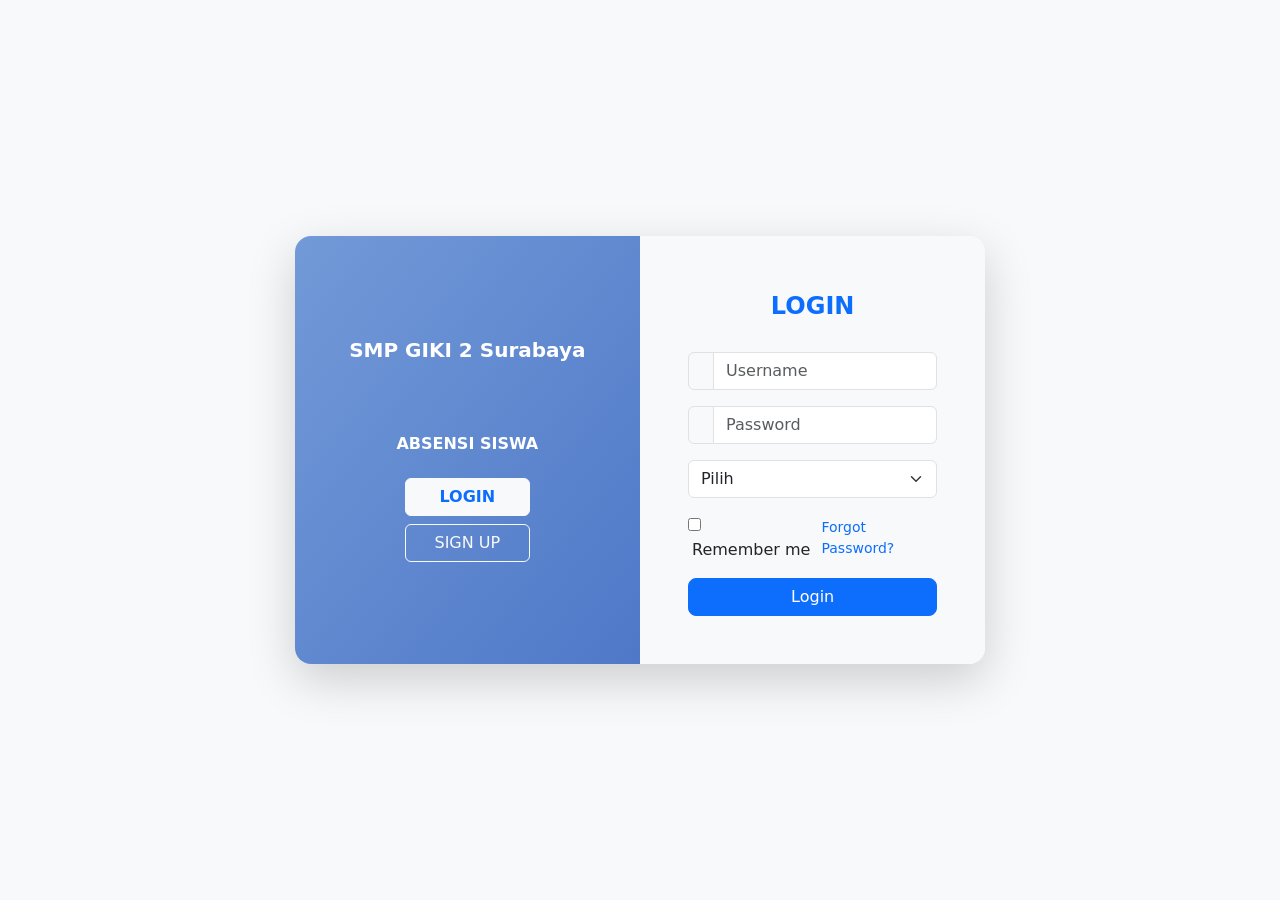
<file: Absensi-Giki-2-SMP-main/Absensi-Giki-2-SMP-main/kelas.html>
<!DOCTYPE html>
<html lang="id">
<head>
    <meta charset="UTF-8">
    <meta name="viewport" content="width=device-width, initial-scale=1.0">
    <title>Manajemen Kelas - SMP GIKI 2</title>
    <link href="https://cdn.jsdelivr.net/npm/bootstrap@5.3.3/dist/css/bootstrap.min.css" rel="stylesheet">
    <link rel="stylesheet" href="coba.css">
    <link rel="stylesheet" href="https://cdn.jsdelivr.net/npm/bootstrap-icons@1.11.3/font/bootstrap-icons.min.css">
</head>
<body>

    <header class="d-flex justify-content-between align-items-center p-3 custom-header fixed-top">
        <div class="d-flex align-items-center">
            <button class="btn text-white me-3" type="button" data-bs-toggle="offcanvas" data-bs-target="#offcanvasNav" aria-controls="offcanvasNav">
                <i class="bi bi-list fs-4"></i> 
            </button>
            <span class="h5 mb-0 text-white">Manajemen Kelas</span>
        </div>
        
        <div class="custom-header-right"></div>
    </header>

    <div class="offcanvas offcanvas-start custom-sidebar" tabindex="-1" id="offcanvasNav" aria-labelledby="offcanvasNavLabel">
        <div class="offcanvas-header">
            <h5 class="offcanvas-title" id="offcanvasNavLabel">Menu</h5>
            <button type="button" class="btn-close" data-bs-dismiss="offcanvas" aria-label="Close"></button>
        </div>
        <div class="offcanvas-body">
            <ul class="nav flex-column sidebar-nav-list">
                <li class="nav-item p-2">
                    <a class="nav-link text-dark" href="dashboard.html"><i class="bi bi-house-door me-2"></i> Dashboard</a>
                </li>
                <li class="nav-item p-2">
                    <a class="nav-link text-dark" href="absensi.html"><i class="bi bi-calendar-check me-2"></i> Absensi</a>
                </li>
                <li class="nav-item p-2 active-nav">
                    <a class="nav-link text-dark" href="kelas.html"><i class="bi bi-people-fill me-2"></i> Kelas</a>
                </li>
            </ul>
        </div>
    </div>
    
    <main class="container-fluid p-4 main-content" style="padding-top: 75px !important; padding-bottom: 90px !important;">
        
        <div class="d-flex justify-content-between align-items-center mb-4">
            <h2 class="h5 text-dark">Manajemen Kelas: <span class="fw-bold">SMP GIKI 2 Surabaya</span></h2>
            <div class="d-flex align-items-center user-info-box">
                <i class="bi bi-person-circle fs-5 me-2 text-secondary"></i>
                <span class="me-2 text-dark user-name">Berlin</span>
                <i class="bi bi-caret-down-fill text-secondary"></i>
            </div>
        </div>

        <!-- Filter dan Pencarian -->
        <div class="row mb-4">
            <div class="col-md-6">
                <div class="input-group">
                    <span class="input-group-text"><i class="bi bi-search"></i></span>
                    <input type="text" class="form-control" placeholder="Cari siswa..." id="searchSiswa">
                </div>
            </div>
            <div class="col-md-3">
                <select class="form-select" id="filterKelas">
                    <option value="">Semua Kelas</option>
                    <option value="9A">Kelas 9A</option>
                    <option value="9B">Kelas 9B</option>
                    <option value="9C">Kelas 9C</option>
                </select>
            </div>
            <div class="col-md-3">
                <button class="btn btn-primary w-100" data-bs-toggle="modal" data-bs-target="#modalTambahSiswa">
                    <i class="bi bi-person-plus me-1"></i>Tambah Siswa
                </button>
            </div>
        </div>

        <!-- Statistik Kelas -->
        <div class="row mb-4">
            <div class="col-md-3">
                <div class="card text-center">
                    <div class="card-body">
                        <i class="bi bi-people-fill text-primary fs-3"></i>
                        <h5 class="card-title mt-2" id="totalSiswa">0</h5>
                        <p class="card-text text-muted">Total Siswa</p>
                    </div>
                </div>
            </div>
            <div class="col-md-3">
                <div class="card text-center">
                    <div class="card-body">
                        <i class="bi bi-person-check-fill text-success fs-3"></i>
                        <h5 class="card-title mt-2" id="siswaAktif">0</h5>
                        <p class="card-text text-muted">Siswa Aktif</p>
                    </div>
                </div>
            </div>
            <div class="col-md-3">
                <div class="card text-center">
                    <div class="card-body">
                        <i class="bi bi-person-x-fill text-danger fs-3"></i>
                        <h5 class="card-title mt-2" id="siswaTidakAktif">0</h5>
                        <p class="card-text text-muted">Tidak Aktif</p>
                    </div>
                </div>
            </div>
            <div class="col-md-3">
                <div class="card text-center">
                    <div class="card-body">
                        <i class="bi bi-graph-up text-info fs-3"></i>
                        <h5 class="card-title mt-2" id="rataRataKehadiran">0%</h5>
                        <p class="card-text text-muted">Rata-rata Kehadiran</p>
                    </div>
                </div>
            </div>
        </div>

        <!-- Tabel Siswa -->
        <div class="card">
            <div class="card-header d-flex justify-content-between align-items-center">
                <h5 class="mb-0">Daftar Siswa</h5>
                <div class="btn-group btn-group-sm" role="group">
                    <button type="button" class="btn btn-outline-primary" onclick="exportData('excel')">
                        <i class="bi bi-file-earmark-excel me-1"></i>Excel
                    </button>
                    <button type="button" class="btn btn-outline-primary" onclick="exportData('pdf')">
                        <i class="bi bi-file-earmark-pdf me-1"></i>PDF
                    </button>
                </div>
            </div>
            <div class="card-body p-0">
                <div class="table-responsive">
                    <table class="table table-hover mb-0">
                        <thead class="table-light">
                            <tr>
                                <th width="5%">No</th>
                                <th width="20%">Nama Siswa</th>
                                <th width="15%">NIS</th>
                                <th width="10%">Kelas</th>
                                <th width="15%">Tanggal Lahir</th>
                                <th width="15%">No. Telepon</th>
                                <th width="10%">Status</th>
                                <th width="10%">Aksi</th>
                            </tr>
                        </thead>
                        <tbody id="tabelSiswa">
                            <!-- Data siswa akan dimuat secara dinamis -->
                        </tbody>
                    </table>
                </div>
            </div>
        </div>
    </main>

    <!-- Modal Tambah Siswa -->
    <div class="modal fade" id="modalTambahSiswa" tabindex="-1" aria-labelledby="modalTambahSiswaLabel" aria-hidden="true">
        <div class="modal-dialog modal-lg">
            <div class="modal-content">
                <div class="modal-header">
                    <h5 class="modal-title" id="modalTambahSiswaLabel">Tambah Siswa Baru</h5>
                    <button type="button" class="btn-close" data-bs-dismiss="modal" aria-label="Close"></button>
                </div>
                <div class="modal-body">
                    <form id="formTambahSiswa">
                        <div class="row">
                            <div class="col-md-6">
                                <div class="mb-3">
                                    <label for="namaSiswa" class="form-label">Nama Lengkap</label>
                                    <input type="text" class="form-control" id="namaSiswa" required>
                                </div>
                            </div>
                            <div class="col-md-6">
                                <div class="mb-3">
                                    <label for="nisSiswa" class="form-label">NIS</label>
                                    <input type="text" class="form-control" id="nisSiswa" required>
                                </div>
                            </div>
                        </div>
                        <div class="row">
                            <div class="col-md-6">
                                <div class="mb-3">
                                    <label for="kelasSiswa" class="form-label">Kelas</label>
                                    <select class="form-select" id="kelasSiswa" required>
                                        <option value="">Pilih Kelas</option>
                                        <option value="9A">Kelas 9A</option>
                                        <option value="9B">Kelas 9B</option>
                                        <option value="9C">Kelas 9C</option>
                                    </select>
                                </div>
                            </div>
                            <div class="col-md-6">
                                <div class="mb-3">
                                    <label for="tanggalLahir" class="form-label">Tanggal Lahir</label>
                                    <input type="date" class="form-control" id="tanggalLahir" required>
                                </div>
                            </div>
                        </div>
                        <div class="row">
                            <div class="col-md-6">
                                <div class="mb-3">
                                    <label for="noTelepon" class="form-label">No. Telepon</label>
                                    <input type="tel" class="form-control" id="noTelepon">
                                </div>
                            </div>
                            <div class="col-md-6">
                                <div class="mb-3">
                                    <label for="alamatSiswa" class="form-label">Alamat</label>
                                    <textarea class="form-control" id="alamatSiswa" rows="2"></textarea>
                                </div>
                            </div>
                        </div>
                        <div class="row">
                            <div class="col-md-6">
                                <div class="mb-3">
                                    <label for="namaOrtu" class="form-label">Nama Orang Tua</label>
                                    <input type="text" class="form-control" id="namaOrtu">
                                </div>
                            </div>
                            <div class="col-md-6">
                                <div class="mb-3">
                                    <label for="teleponOrtu" class="form-label">No. Telepon Orang Tua</label>
                                    <input type="tel" class="form-control" id="teleponOrtu">
                                </div>
                            </div>
                        </div>
                    </form>
                </div>
                <div class="modal-footer">
                    <button type="button" class="btn btn-secondary" data-bs-dismiss="modal">Batal</button>
                    <button type="button" class="btn btn-primary" onclick="simpanSiswa()">Simpan</button>
                </div>
            </div>
        </div>
    </div>

    <!-- Modal Edit Siswa -->
    <div class="modal fade" id="modalEditSiswa" tabindex="-1" aria-labelledby="modalEditSiswaLabel" aria-hidden="true">
        <div class="modal-dialog modal-lg">
            <div class="modal-content">
                <div class="modal-header">
                    <h5 class="modal-title" id="modalEditSiswaLabel">Edit Data Siswa</h5>
                    <button type="button" class="btn-close" data-bs-dismiss="modal" aria-label="Close"></button>
                </div>
                <div class="modal-body">
                    <form id="formEditSiswa">
                        <input type="hidden" id="editIdSiswa">
                        <div class="row">
                            <div class="col-md-6">
                                <div class="mb-3">
                                    <label for="editNamaSiswa" class="form-label">Nama Lengkap</label>
                                    <input type="text" class="form-control" id="editNamaSiswa" required>
                                </div>
                            </div>
                            <div class="col-md-6">
                                <div class="mb-3">
                                    <label for="editNisSiswa" class="form-label">NIS</label>
                                    <input type="text" class="form-control" id="editNisSiswa" required>
                                </div>
                            </div>
                        </div>
                        <div class="row">
                            <div class="col-md-6">
                                <div class="mb-3">
                                    <label for="editKelasSiswa" class="form-label">Kelas</label>
                                    <select class="form-select" id="editKelasSiswa" required>
                                        <option value="">Pilih Kelas</option>
                                        <option value="9A">Kelas 9A</option>
                                        <option value="9B">Kelas 9B</option>
                                        <option value="9C">Kelas 9C</option>
                                    </select>
                                </div>
                            </div>
                            <div class="col-md-6">
                                <div class="mb-3">
                                    <label for="editTanggalLahir" class="form-label">Tanggal Lahir</label>
                                    <input type="date" class="form-control" id="editTanggalLahir" required>
                                </div>
                            </div>
                        </div>
                        <div class="row">
                            <div class="col-md-6">
                                <div class="mb-3">
                                    <label for="editNoTelepon" class="form-label">No. Telepon</label>
                                    <input type="tel" class="form-control" id="editNoTelepon">
                                </div>
                            </div>
                            <div class="col-md-6">
                                <div class="mb-3">
                                    <label for="editAlamatSiswa" class="form-label">Alamat</label>
                                    <textarea class="form-control" id="editAlamatSiswa" rows="2"></textarea>
                                </div>
                            </div>
                        </div>
                        <div class="row">
                            <div class="col-md-6">
                                <div class="mb-3">
                                    <label for="editNamaOrtu" class="form-label">Nama Orang Tua</label>
                                    <input type="text" class="form-control" id="editNamaOrtu">
                                </div>
                            </div>
                            <div class="col-md-6">
                                <div class="mb-3">
                                    <label for="editTeleponOrtu" class="form-label">No. Telepon Orang Tua</label>
                                    <input type="tel" class="form-control" id="editTeleponOrtu">
                                </div>
                            </div>
                        </div>
                        <div class="row">
                            <div class="col-md-6">
                                <div class="mb-3">
                                    <label for="editStatusSiswa" class="form-label">Status</label>
                                    <select class="form-select" id="editStatusSiswa" required>
                                        <option value="aktif">Aktif</option>
                                        <option value="tidak-aktif">Tidak Aktif</option>
                                    </select>
                                </div>
                            </div>
                        </div>
                    </form>
                </div>
                <div class="modal-footer">
                    <button type="button" class="btn btn-secondary" data-bs-dismiss="modal">Batal</button>
                    <button type="button" class="btn btn-primary" onclick="updateSiswa()">Update</button>
                </div>
            </div>
        </div>
    </div>

    <script src="https://cdn.jsdelivr.net/npm/bootstrap@5.3.3/dist/js/bootstrap.bundle.min.js"></script>
    <script>
        // Cek apakah user sudah login
        document.addEventListener('DOMContentLoaded', function() {
            const userLogin = localStorage.getItem('userLogin');
            if (!userLogin) {
                window.location.href = 'login.html';
                return;
            }
            
            // Tampilkan nama user
            const userData = JSON.parse(userLogin);
            const userNameElement = document.querySelector('.user-name');
            if (userNameElement) {
                userNameElement.textContent = userData.username;
            }
        });
        
        // Tambahkan event listener untuk dropdown user
        document.addEventListener('DOMContentLoaded', function() {
            const userInfoBox = document.querySelector('.user-info-box');
            if (userInfoBox) {
                userInfoBox.style.cursor = 'pointer';
                userInfoBox.addEventListener('click', function(e) {
                    e.stopPropagation();
                    
                    // Hapus menu sebelumnya jika ada
                    const existingMenu = document.querySelector('.dropdown-menu');
                    if (existingMenu) {
                        existingMenu.remove();
                        return;
                    }
                    
                    const menu = document.createElement('div');
                    menu.className = 'dropdown-menu show position-absolute';
                    menu.style.top = '100%';
                    menu.style.right = '0';
                    menu.style.zIndex = '1000';
                    menu.innerHTML = `
                        <a class="dropdown-item" href="#" onclick="logout()">
                            <i class="bi bi-box-arrow-right me-2"></i>Logout
                        </a>
                    `;
                    
                    userInfoBox.appendChild(menu);
                    
                    // Tutup menu saat klik di luar
                    setTimeout(() => {
                        document.addEventListener('click', function closeMenu(e) {
                            if (!userInfoBox.contains(e.target)) {
                                menu.remove();
                                document.removeEventListener('click', closeMenu);
                            }
                        });
                    }, 100);
                });
            }
        });
        
        // Fungsi logout
        function logout() {
            if (confirm('Apakah Anda yakin ingin logout?')) {
                localStorage.removeItem('userLogin');
                window.location.href = 'login.html';
            }
        }
    </script>
    <script src="js/kelas.js"></script>
</body>
</html>
</file>
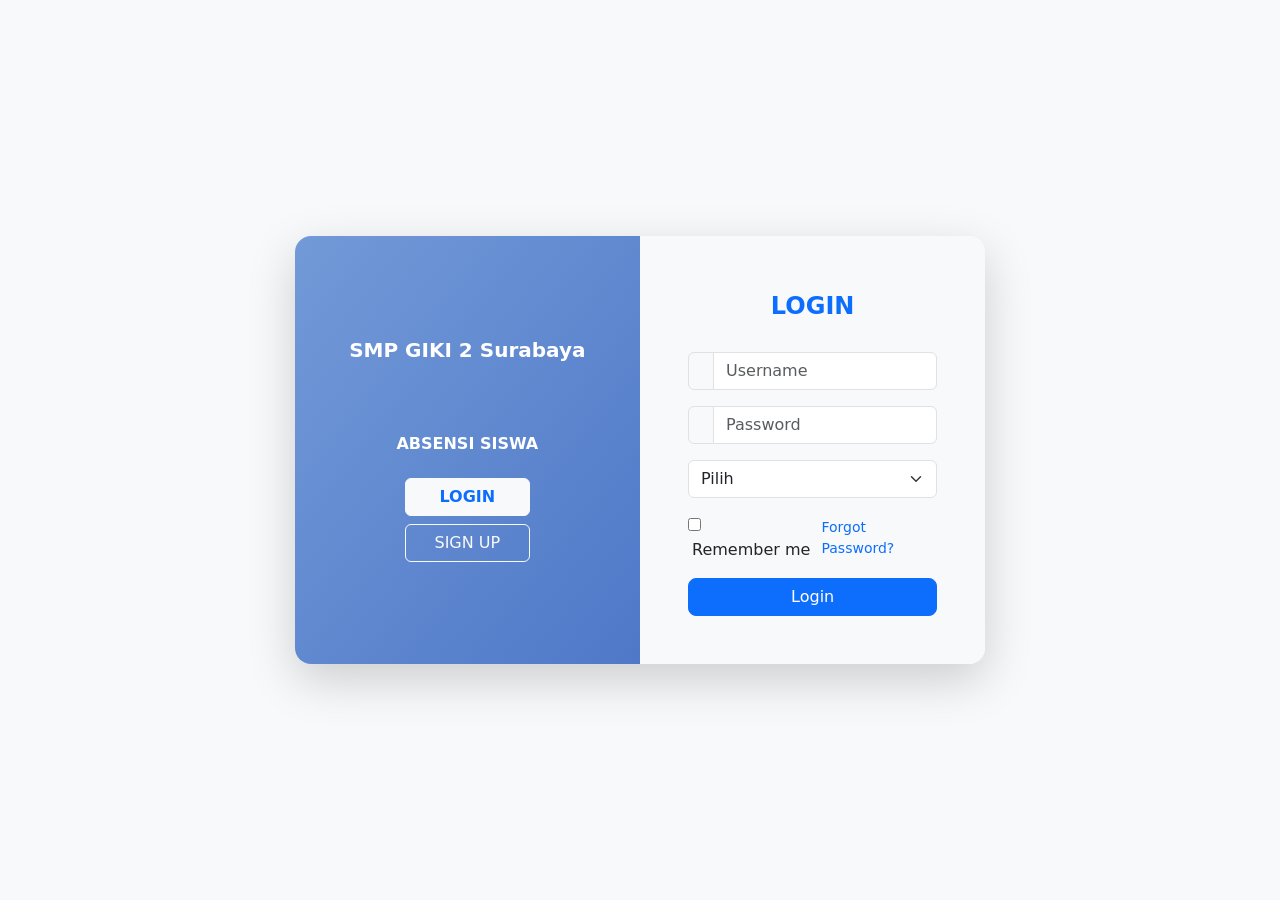
<file: Absensi-Giki-2-SMP-main/Absensi-Giki-2-SMP-main/login.html>
<!DOCTYPE html>
<html lang="en">

<head>
    <meta charset="UTF-8">
    <meta name="viewport" content="width=device-width, initial-scale=1.0">
    <title>Document</title>
    <link rel="stylesheet" href="css/bootstrap.min.css" />
</head>

<body class="bg-light">

    <div class="container-fluid vh-100 d-flex align-items-center justify-content-center">
        <div class="row shadow-lg rounded-4 overflow-hidden" style="max-width: 900; background-color: white;">

            <!-- KIRI -->
            <div class="col-md-6 text-center text-white d-flex flex-column justify-content-center p-5"
                style="background: linear-gradient(to bottom right, #729ad8, #4f78c8);">
                <h5 class="fw-bold mb-5">SMP GIKI 2 Surabaya</h5>
                <div class="mb-4">
                    <i class="bi bi-journal-text" style="font-size: 3rem;"></i>
                </div>
                <h6 class="fw-semibold mb-4">ABSENSI SISWA</h6>
                <div>
                    <button class="btn btn-light text-primary fw-semibold mb-2 w-50">LOGIN</button><br>
                    <button class="btn btn-outline-light w-50">SIGN UP</button>
                </div>
            </div>

            <!-- KANAN -->
            <div class="col-md-6 bg-light d-flex flex-column justify-content-center p-5">
                <div class="text-center mb-4">
                    <i class="bi bi-house-door" style="font-size: 3rem; color: #4f78c8;"></i>
                    <h4 class="fw-bold mt-2 text-primary">LOGIN</h4>
                </div>

                <form onsubmit="handleLogin(event)">
                    <div class="mb-3 input-group">
                        <span class="input-group-text"><i class="bi bi-person"></i></span>
                        <input type="text" class="form-control" placeholder="Username" required>
                    </div>

                    <div class="mb-3 input-group">
                        <span class="input-group-text"><i class="bi bi-lock"></i></span>
                        <input type="password" class="form-control" placeholder="Password" required>
                    </div>

                    <div class="mb-3">
                        <select class="form-select" required>
                            <option selected disabled>Pilih</option>
                            <option>Siswa</option>
                            <option>Guru</option>
                            <option>Tata Usaha</option>
                        </select>
                    </div>

                    <div class="d-flex justify-content-between align-items-center mb-3">
                        <div>
                            <input type="checkbox" id="remember">
                            <label for="remember" class="ms-1">Remember me</label>
                        </div>
                        <a href="#" class="small text-decoration-none text-primary">Forgot Password?</a>
                    </div>

                    <button type="submit" class="btn btn-primary w-100 rounded-3">Login</button>
                </form>
            </div>

        </div>
    </div>
    <script src="js/bootstrap.bundle.min.js"></script>
    <script>
        function handleLogin(event) {
            event.preventDefault();
            
            const username = event.target.querySelector('input[type="text"]').value;
            const password = event.target.querySelector('input[type="password"]').value;
            const role = event.target.querySelector('select').value;
            
            // Validasi sederhana
            if (!username || !password || !role) {
                alert('Mohon lengkapi semua field');
                return;
            }
            
            // Simulasi login (dalam aplikasi nyata, ini akan dikirim ke server)
            if (username === 'admin' && password === 'admin') {
                // Simpan data login ke localStorage
                localStorage.setItem('userLogin', JSON.stringify({
                    username: username,
                    role: role,
                    loginTime: new Date().toISOString()
                }));
                
                // Redirect ke dashboard sesuai role
                if (role === 'Guru') {
                    window.location.href = 'dashboard-guru.html';
                } else if (role === 'Tata Usaha') {
                    window.location.href = 'dashboard-tata-usaha.html';
                } else if (role === 'Siswa') {
                    window.location.href = 'dashboard-siswa.html';
                } else {
                    window.location.href = 'dashboard.html';
                }
            } else {
                alert('Username atau password salah');
            }
        }
        
        // Cek apakah user sudah login
        document.addEventListener('DOMContentLoaded', function() {
            const userLogin = localStorage.getItem('userLogin');
            if (userLogin) {
                // Jika sudah login, redirect ke dashboard
                window.location.href = 'dashboard.html';
            }
        });
    </script>
</body>

</html>
</file>
<file: Absensi-Giki-2-SMP-main/Absensi-Giki-2-SMP-main/coba.css>
/* Definisi Warna Kustom */
:root {
    --purple-dark: #3f317b; /* Warna Ungu untuk Header */
    --purple-light: #5a4f91; /* Warna Ungu untuk Bagian Header Kanan */
    --card-dark: #3c4273; /* Ungu Tua untuk Card */
    --card-light: #5c629e; /* Ungu Lebih Terang untuk Card */
    --blue-primary: #007bff; /* Warna Biru untuk Tombol */
    --text-info-light: #b3e5fc; /* Warna Biru Muda untuk teks detail nilai */
}

/* ---------------- HEADER ---------------- */

.custom-header {
    background-color: var(--purple-dark);
    height: 65px; /* Tinggi header agar ikon hamburger sejajar */
    z-index: 1050; /* Pastikan di atas konten lain */
}

/* Bagian Ungu Kanan di Header */
.custom-header-right {
    background-color: var(--purple-light);
    width: 20%; /* Sesuaikan lebar agar terlihat seperti di Figma */
    height: 100%;
    position: absolute; /* Mengatur posisi absolut di dalam header */
    right: 0;
    top: 0;
}

/* ---------------- KONTEN UTAMA ---------------- */

/* Card Mata Pelajaran */
.custom-card {
    /* Gradient warna dari gelap ke terang */
    background: linear-gradient(135deg, var(--card-dark), var(--card-light)); 
    color: white;
    border-radius: 10px; 
    border: none;
    box-shadow: 0 4px 8px rgba(0, 0, 0, 0.1);
    display: flex; 
    flex-direction: column;
}

.text-info-light {
    color: var(--text-info-light) !important;
    cursor: pointer;
}

/* Container Card agar bisa di-scroll horizontal */
.card-scroll-container {
    flex-wrap: nowrap; /* Mencegah card turun ke baris baru */
}

/* Tombol Arrow Kanan */
.custom-arrow-btn {
    background-color: white; 
    border: 1px solid #dee2e6;
    border-radius: 50%;
    width: 40px;
    height: 40px;
    display: flex;
    justify-content: center;
    align-items: center;
    padding: 0;
    margin-left: 10px;
    color: #6c757d;
    box-shadow: 0 2px 5px rgba(0, 0, 0, 0.1);
    align-self: center; /* Agar sejajar di tengah vertical */
    flex-shrink: 0;
}

/* ---------------- FOOTER (SIGN UP/LOG IN) ---------------- */

.custom-footer {
    padding: 15px !important;
    box-shadow: 0 -2px 10px rgba(0, 0, 0, 0.05);
    z-index: 1000;
}

.custom-btn {
    width: 49%; /* Kunci agar tombol tampil lebar dan hampir penuh */
    padding: 10px 0;
    font-size: 16px;
    border-radius: 10px; /* Lebih membulat */
    font-weight: bold;
    text-align: center;
}

.btn-primary.custom-btn {
    background-color: var(--blue-primary);
    border-color: var(--blue-primary);
}

/* ---------------- SIDEBAR/OFFCANVAS ---------------- */

.custom-sidebar {
    width: 80%; /* Lebar sidebar di mobile/offcanvas */
    max-width: 300px;
}

.sidebar-nav-list .nav-link {
    color: #495057 !important; /* Warna teks default */
    padding: 10px 15px;
    border-radius: 8px;
}

/* Styling untuk item navigasi yang sedang aktif */
.sidebar-nav-list .active-nav {
    border-left: 5px solid var(--purple-dark);
    font-weight: bold;
}

.sidebar-nav-list .active-nav .nav-link {
    color: var(--purple-dark) !important;
}

/* ---------------- RESPONSIVE DESIGN ---------------- */

/* Mobile optimizations */
@media (max-width: 768px) {
    .main-content {
        padding-left: 15px !important;
        padding-right: 15px !important;
    }
    
    .custom-header {
        padding-left: 15px;
        padding-right: 15px;
    }
    
    .custom-header-right {
        width: 30%; /* Lebih lebar di mobile */
    }
    
    .card-scroll-container {
        padding-bottom: 20px;
    }
    
    .custom-card {
        min-width: 200px !important; /* Lebih kecil di mobile */
    }
    
    .custom-footer {
        padding: 10px 15px !important;
    }
    
    .custom-btn {
        font-size: 14px;
        padding: 8px 0;
    }
    
    /* Tabel responsive */
    .table-responsive {
        font-size: 0.875rem;
    }
    
    .btn-group-sm .btn {
        padding: 0.25rem 0.5rem;
        font-size: 0.75rem;
    }
    
    /* Modal responsive */
    .modal-dialog {
        margin: 0.5rem;
    }
    
    /* Form responsive */
    .form-control, .form-select {
        font-size: 0.875rem;
    }
    
    /* Statistik cards */
    .card-body {
        padding: 1rem 0.75rem;
    }
    
    .card-body i {
        font-size: 2rem !important;
    }
    
    .card-title {
        font-size: 1.25rem;
    }
}

/* Tablet optimizations */
@media (min-width: 769px) and (max-width: 1024px) {
    .custom-card {
        min-width: 220px;
    }
    
    .main-content {
        padding-left: 20px !important;
        padding-right: 20px !important;
    }
}

/* Desktop optimizations */
@media (min-width: 1025px) {
    .custom-sidebar {
        width: 300px;
    }
    
    .main-content {
        padding-left: 30px !important;
        padding-right: 30px !important;
    }
}

/* ---------------- UTILITY CLASSES ---------------- */

.text-truncate-mobile {
    overflow: hidden;
    text-overflow: ellipsis;
    white-space: nowrap;
}

@media (max-width: 768px) {
    .text-truncate-mobile {
        max-width: 150px;
    }
}

/* Loading states */
.loading {
    opacity: 0.6;
    pointer-events: none;
}

.spinner-border-sm {
    width: 1rem;
    height: 1rem;
}

/* Custom scrollbar */
.card-scroll-container::-webkit-scrollbar {
    height: 6px;
}

.card-scroll-container::-webkit-scrollbar-track {
    background: #f1f1f1;
    border-radius: 3px;
}

.card-scroll-container::-webkit-scrollbar-thumb {
    background: #c1c1c1;
    border-radius: 3px;
}

.card-scroll-container::-webkit-scrollbar-thumb:hover {
    background: #a8a8a8;
}

/* ---------------- DROPDOWN LOGOUT ---------------- */

.user-info-box {
    position: relative;
    transition: all 0.3s ease;
}

.user-info-box:hover {
    background-color: rgba(255, 255, 255, 0.1);
    border-radius: 8px;
    padding: 5px 10px;
    margin: -5px -10px;
}

.dropdown-menu {
    min-width: 150px;
    box-shadow: 0 4px 12px rgba(0, 0, 0, 0.15);
    border: 1px solid rgba(0, 0, 0, 0.1);
    border-radius: 8px;
    padding: 8px 0;
}

.dropdown-item {
    padding: 8px 16px;
    font-size: 14px;
    color: #495057;
    transition: all 0.2s ease;
    display: flex;
    align-items: center;
}

.dropdown-item:hover {
    background-color: #f8f9fa;
    color: #dc3545;
}

.dropdown-item i {
    font-size: 16px;
    width: 20px;
}

/* Mobile dropdown adjustments */
@media (max-width: 768px) {
    .dropdown-menu {
        min-width: 120px;
        font-size: 13px;
    }
    
    .dropdown-item {
        padding: 6px 12px;
    }
}
</file>
